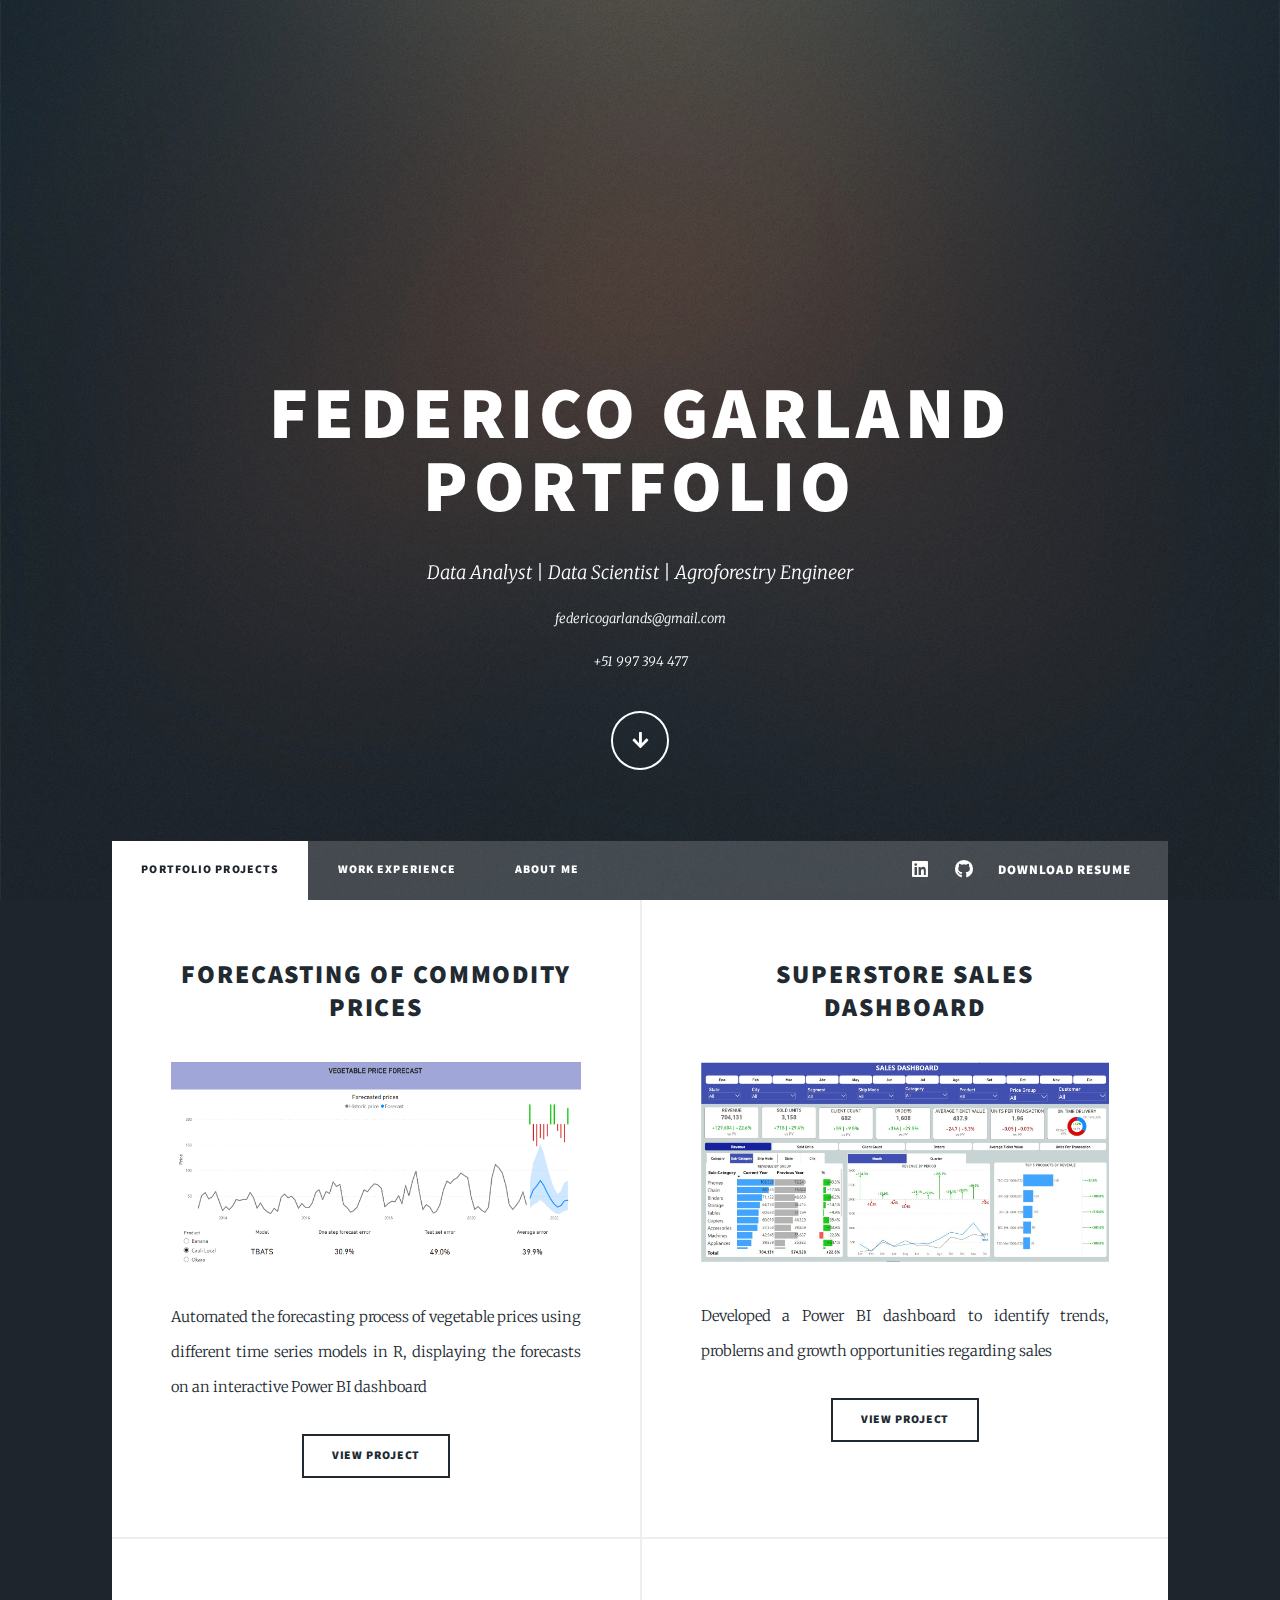
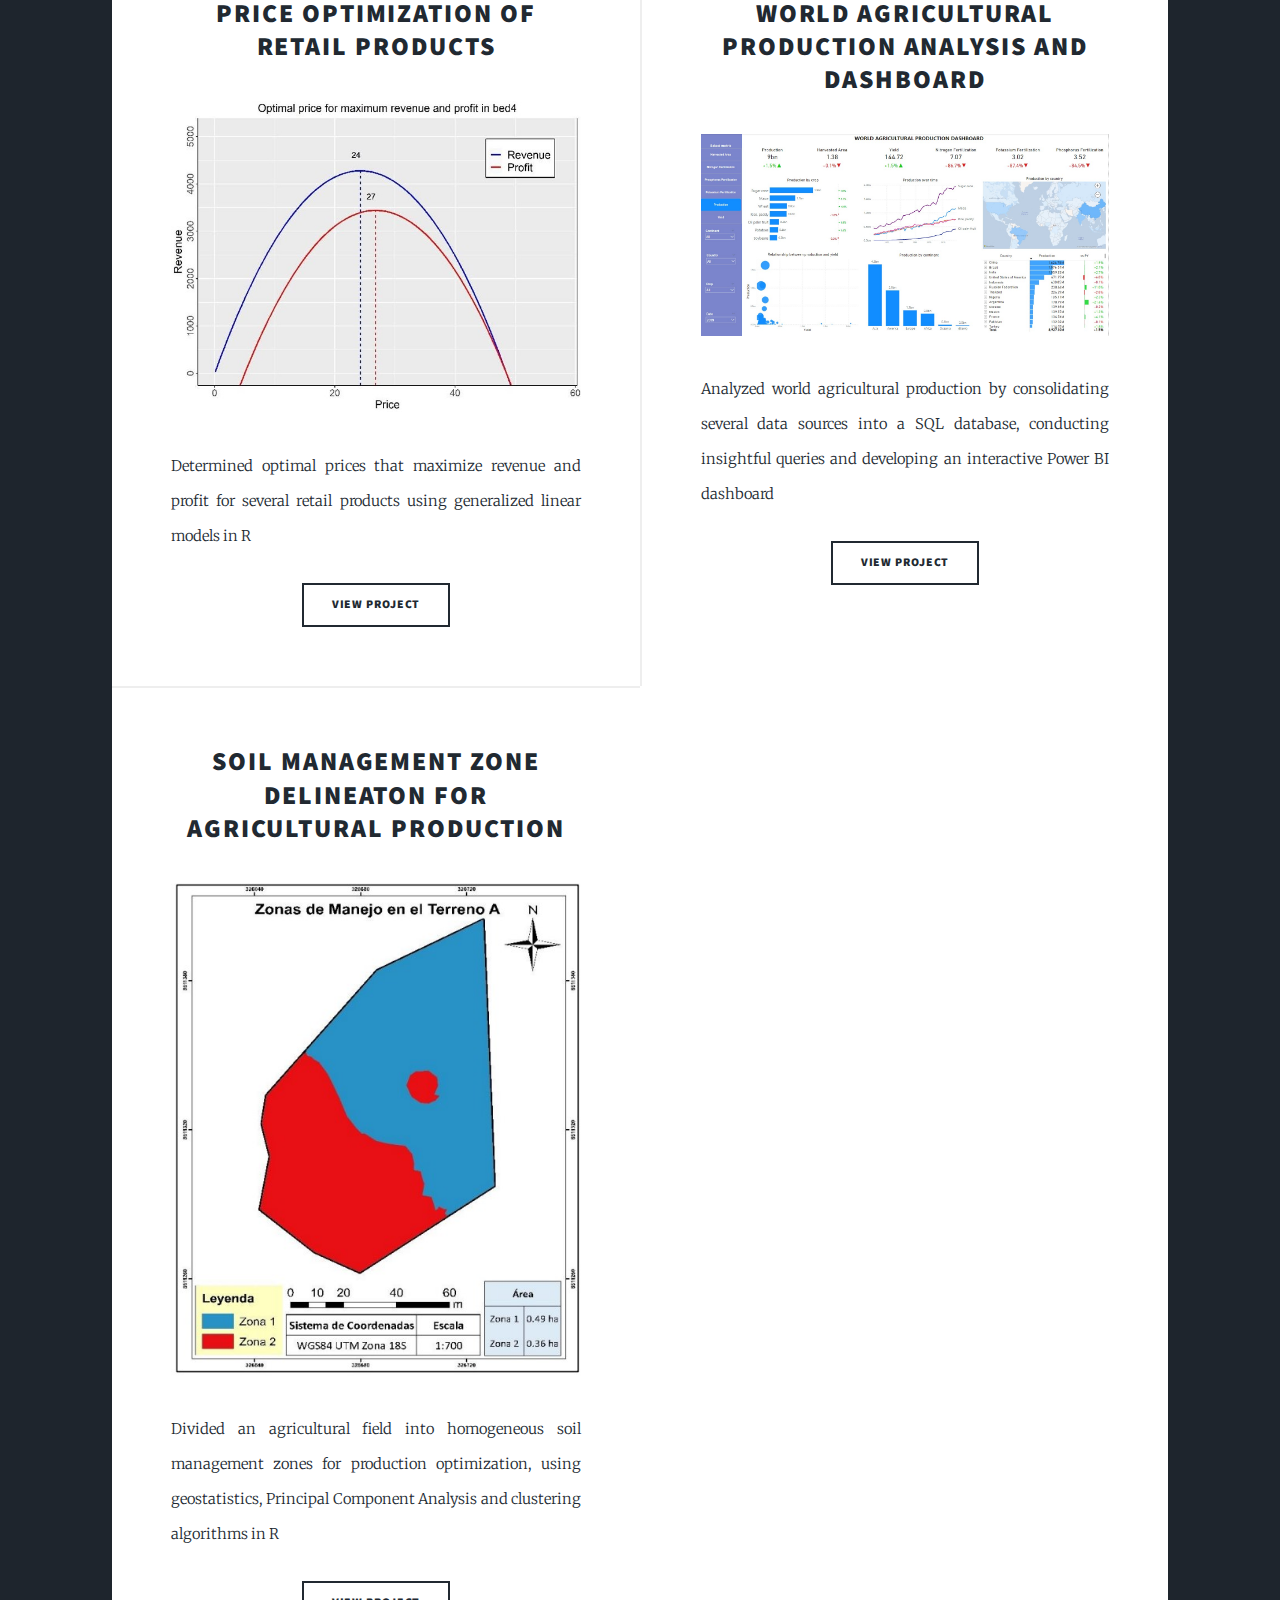
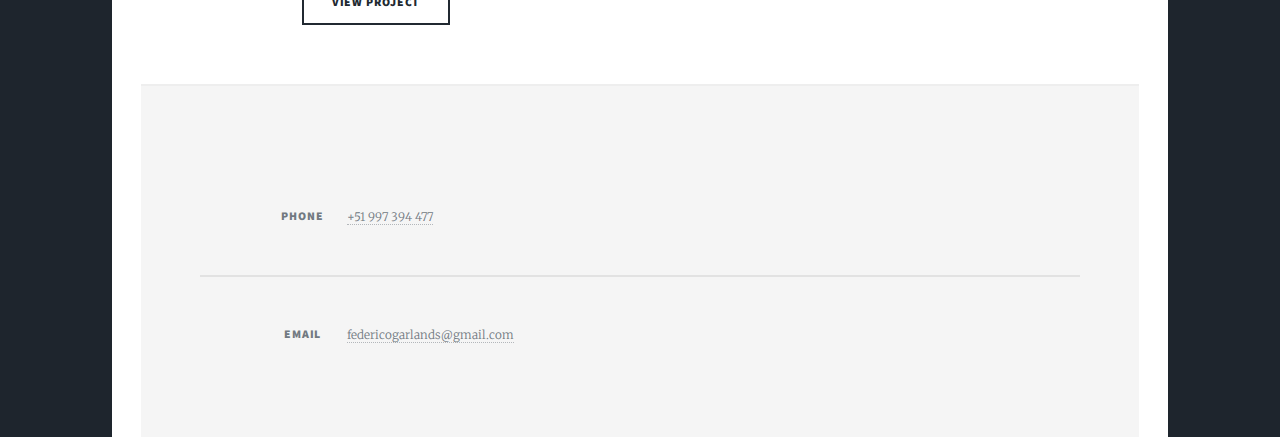
<file: index.html>
<!DOCTYPE HTML>
<!--
	Massively by HTML5 UP
	html5up.net | @ajlkn
	Free for personal and commercial use under the CCA 3.0 license (html5up.net/license)
-->
<html>
	<head>
		<title>Federico Garland Portfolio</title>
		<meta charset="utf-8" />
		<meta name="viewport" content="width=device-width, initial-scale=1, user-scalable=no" />
		<link rel="stylesheet" href="assets/css/main.css" />
		<noscript><link rel="stylesheet" href="assets/css/noscript.css" /></noscript>
	</head>
	<body class="is-preload">

		<!-- Wrapper -->
			<div id="wrapper" class="fade-in">

				<!-- Intro -->
					<div id="intro">
						<h1>Federico Garland Portfolio<br />
						</h1>
						<p>Data Analyst | Data Scientist | Agroforestry Engineer <br />
							<span style="font-size: small;">federicogarlands@gmail.com</span> <br />
							<span style="font-size: small;">+51 997 394 477</span>
						</p>
						<ul class="actions">
							<li><a href="#header" class="button icon solid solo fa-arrow-down scrolly">Continue</a></li>
						</ul>
					</div>

				<!-- Header -->
					<header id="header">
						<a href="index.html" class="logo">Projects</a>
					</header>
				<!-- Nav -->
				<nav id="nav">
					<ul class="links">
						<li class="active"><a href="index.html">Portfolio Projects</a></li>
						<li><a href="elements.html">Work Experience</a></li>
						<li><a href="generic.html">About Me</a></li>

					</ul>
					<ul class="icons">
						<li><a href="https://www.linkedin.com/in/federico-garland" class="icon brands fa-linkedin" target="_blank"><span class="label">LinkedIn</span></a></li>
						<li><a href="https://github.com/FedericoGarlandPortfolio" class="icon brands fa-github" target="_blank"><span class="label">GitHub</span></a></li>	
						<li><a href="assets/Resume - Federico Garland.pdf" class = "custom-button" download="Resume - Federico Garland.pdf">DOWNLOAD RESUME</a></li>

					</ul>
				</nav>

			<!-- Main -->
				<div id="main">

		

						<!-- Posts -->
							<section class="posts">
								<article>
									<header>
								
										<h2><a href="#">Forecasting of commodity prices<br />
										</a></h2>
									</header>
									<a href="#" class="image fit"><img src="images/forecast.png" alt="" /></a>
									<p>Automated the forecasting process of vegetable prices using different time series models in R, displaying the forecasts on an interactive Power BI dashboard</p>
									<ul class="actions special">
										<li><a href="#" class="button">View Project</a></li>
									</ul>
								</article>
								<article>
									<header>
										
										<h2><a href="https://github.com/FedericoGarlandPortfolio/Superstore-Sales-Dashboard-Project">Superstore sales dashboard<br />
										</a></h2>
									</header>
									<a href="https://github.com/FedericoGarlandPortfolio/Superstore-Sales-Dashboard-Project" class="image fit"><img src="images/sales_dashboard.jpg" alt="" /></a>
									<p>Developed a Power BI dashboard to identify trends, problems and growth opportunities regarding sales</p>
									<ul class="actions special">
										<li><a href="https://github.com/FedericoGarlandPortfolio/Superstore-Sales-Dashboard-Project" class="button">View Project</a></li>
									</ul>
								</article>


								<article>
									<header>
										
										<h2><a href="https://github.com/FedericoGarlandPortfolio/Optimal-price-determination">Price optimization of retail products<br />
										</a></h2>
									</header>
									<a href="https://github.com/FedericoGarlandPortfolio/Optimal-price-determination" class="image fit"><img src="images/prices.jpg" alt="" /></a>
									<p>Determined optimal prices that maximize revenue and profit for several retail products using generalized linear models in R</p>
									<ul class="actions special">
										<li><a href="https://github.com/FedericoGarlandPortfolio/Optimal-price-determination" class="button">View Project</a></li>
									</ul>
								</article>
						
								<article>
									<header>
										<h2><a href="https://github.com/FedericoGarlandPortfolio/World-Agricultural-Production-and-Yield-Prediction-Project">World Agricultural Production Analysis and Dashboard<br />
										</a></h2>
									</header>
									<a href="https://github.com/FedericoGarlandPortfolio/World-Agricultural-Production-and-Yield-Prediction-Project" class="image fit"><img src="images/agriculture_dashboard.jpg" alt="" /></a>
									<p>Analyzed world agricultural production by consolidating several data sources into a SQL database, conducting insightful queries and developing an interactive Power BI dashboard</p>
									<ul class="actions special">
										<li><a href="https://github.com/FedericoGarlandPortfolio/World-Agricultural-Production-and-Yield-Prediction-Project" class="button">View Project</a></li>
									</ul>
								</article>
								<article>
									<header>
										
										<h2><a href="https://github.com/FedericoGarlandPortfolio/Precision-Agriculture-MZD-Project">Soil management zone delineaton for agricultural production<br />
										</a></h2>
									</header>
									<a href="https://github.com/FedericoGarlandPortfolio/Precision-Agriculture-MZD-Project" class="image fit"><img src="images/management_zones_image.jpg" alt="" /></a>
									<p>Divided an agricultural field into homogeneous soil management zones for production optimization, using geostatistics, Principal Component Analysis and clustering algorithms in R</p>
									<ul class="actions special">
										<li><a href="https://github.com/FedericoGarlandPortfolio/Precision-Agriculture-MZD-Project" class="button">View Project</a></li>
									</ul>
								</article>
								
							</section>


			<!-- Footer -->
			<footer id="footer">
			
				<section class="split contact">
				
					<section>
						<h3>Phone</h3>
						<p><a href="#">+51 997 394 477</a></p>
					</section>
					<section>
						<h3>Email</h3>
						<p><a href="#">federicogarlands@gmail.com</a></p>
					</section>
					
				</section>
			</footer>

		<!-- Scripts -->
			<script src="assets/js/jquery.min.js"></script>
			<script src="assets/js/jquery.scrollex.min.js"></script>
			<script src="assets/js/jquery.scrolly.min.js"></script>
			<script src="assets/js/browser.min.js"></script>
			<script src="assets/js/breakpoints.min.js"></script>
			<script src="assets/js/util.js"></script>
			<script src="assets/js/main.js"></script>

	</body>
</html>
</file>
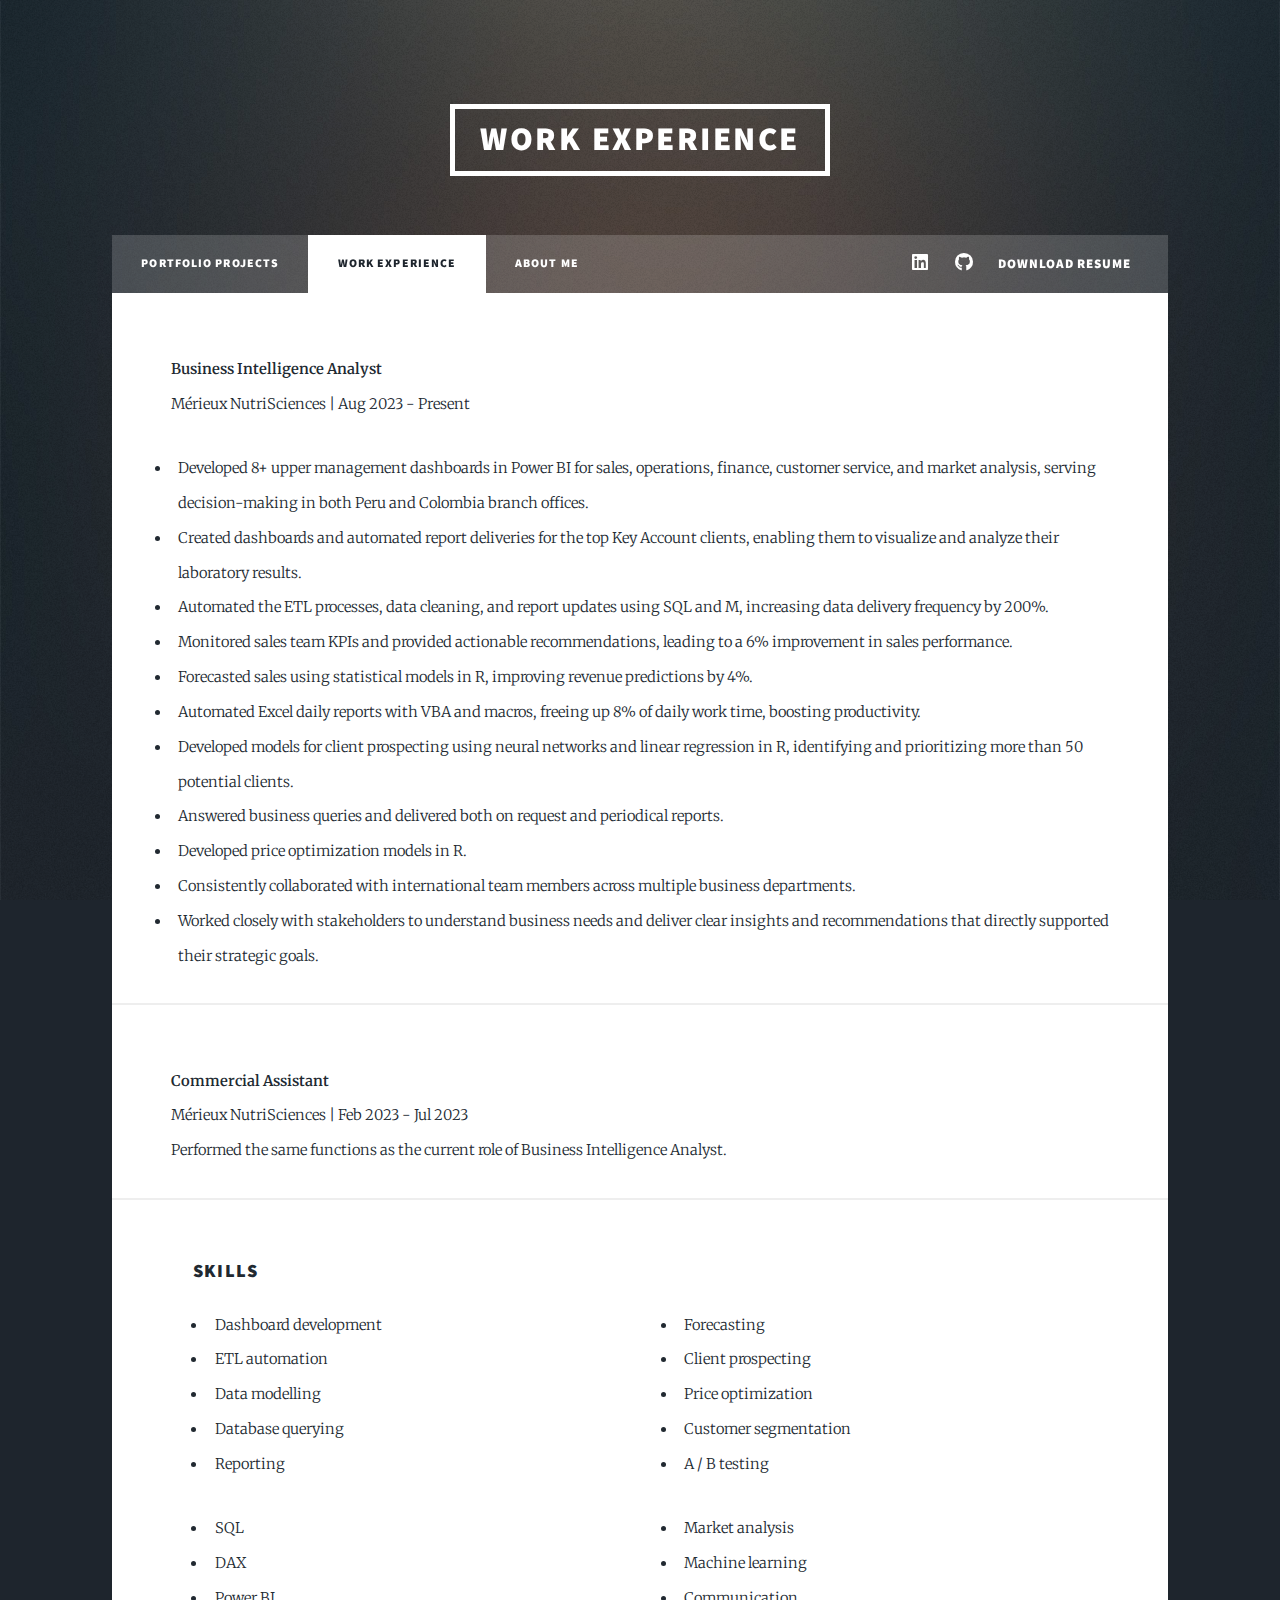
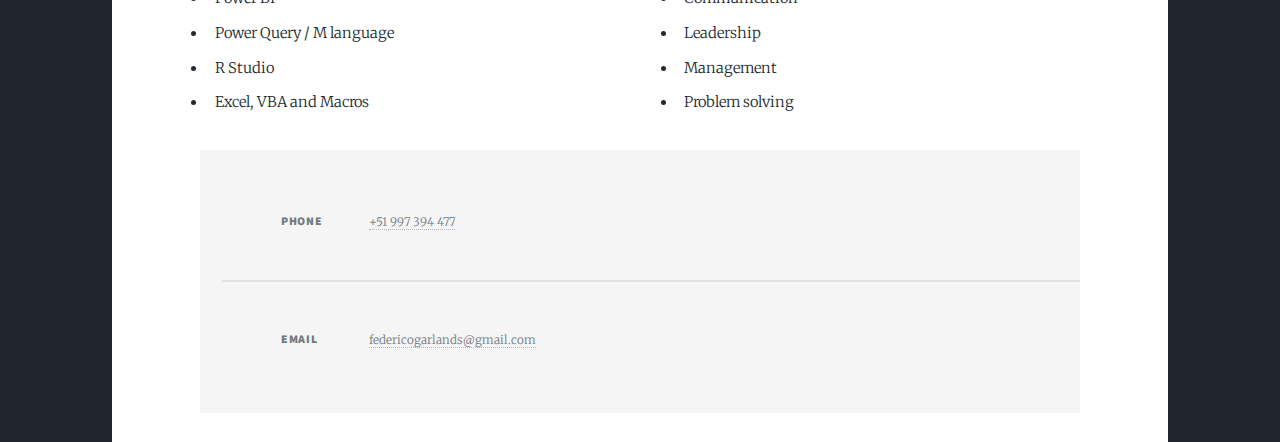
<file: elements.html>
<!DOCTYPE HTML>
<!--
	Massively by HTML5 UP
	html5up.net | @ajlkn
	Free for personal and commercial use under the CCA 3.0 license (html5up.net/license)
-->
<html>
	<head>
		<title>Federico Garland Portfolio</title>
		<meta charset="utf-8" />
		<meta name="viewport" content="width=device-width, initial-scale=1, user-scalable=no" />
		<link rel="stylesheet" href="assets/css/main.css" />
		<link rel="stylesheet" href="style.css">
		<noscript><link rel="stylesheet" href="assets/css/noscript.css" /></noscript>
	</head>
	<body class="is-preload">

		<!-- Wrapper -->
			<div id="wrapper">

				<!-- Header -->
					<header id="header">
						<a href="index.html" class="logo">Work Experience</a>
					</header>

				<!-- Nav -->
					<nav id="nav">
						<ul class="links">
							<li><a href="index.html">Portfolio Projects</a></li>
							<li  class="active"><a href="elements.html">Work Experience</a></li>
							<li><a href="generic.html">About Me</a></li>
						</ul>
						<ul class="icons">
							<li><a href="https://www.linkedin.com/in/federico-garland" class="icon brands fa-linkedin" target="_blank"><span class="label">LinkedIn</span></a></li>
							<li><a href="https://github.com/FedericoGarlandPortfolio" class="icon brands fa-github" target="_blank"><span class="label">GitHub</span></a></li>
							<li><a href="assets/Resume - Federico Garland.pdf" class = "custom-button" download="Resume - Federico Garland.pdf">DOWNLOAD RESUME</a></li>
						</ul>
					</nav>

				<!-- Main -->
					<div id="main">

						<!-- Post
							<section class="post">
								<header class="major">
									<h1>Elements<br />
									Reference</h1>
								</header> -->

								<!-- Text stuff -->
							

									<!-- <p>This is <b>bold</b> and this is <strong>strong</strong>. This is <i>italic</i> and this is <em>emphasized</em>.
									This is <sup>superscript</sup> text and this is <sub>subscript</sub> text.
									This is <u>underlined</u> and this is code: <code>for (;;) { ... }</code>.
									Finally, this is a <a href="#">link</a>.</p> -->

									<p>
										<b>Business Intelligence Analyst</b> <br>
										Mérieux NutriSciences | Aug 2023 - Present
										<ul style="margin-top: 0; padding-top: 0;">
											<li>Developed 8+ upper management dashboards in Power BI for sales, operations, finance, customer service, and market analysis, serving decision-making in both Peru and Colombia branch offices.</li>
											<li>Created dashboards and automated report deliveries for the top Key Account clients, enabling them to visualize and analyze their laboratory results.</li>
											<li>Automated the ETL processes, data cleaning, and report updates using SQL and M, increasing data delivery frequency by 200%.</li>
											<li>Monitored sales team KPIs and provided actionable recommendations, leading to a 6% improvement in sales performance.</li>
											<li>Forecasted sales using statistical models in R, improving revenue predictions by 4%.</li>
											<li>Automated Excel daily reports with VBA and macros, freeing up 8% of daily work time, boosting productivity.</li>
											<li>Developed models for client prospecting using neural networks and linear regression in R, identifying and prioritizing more than 50 potential clients.</li>
											<li>Answered business queries and delivered both on request and periodical reports.</li>
											<li>Developed price optimization models in R.</li>
											<li>Consistently collaborated with international team members across multiple business departments.</li>
											<li>Worked closely with stakeholders to understand business needs and deliver clear insights and recommendations that directly supported their strategic goals.</li>
										</ul>
									

										<p> <b>Commercial Assistant</b> </br>
											Mérieux NutriSciences | Feb 2023 - Jul 2023 </br>
											Performed the same functions as the current role of Business Intelligence Analyst.</p>
									

							
									<div class="row">
										<div class="col-6 col-12-small">

											<h3>Skills</h3>
											<ul>
												<li>Dashboard development</li>
												<li>ETL automation</li>
												<li>Data modelling</li>
												<li>Database querying</li>
												<li>Reporting</li>
											</ul>

											<ul>
												<li>SQL</li>
												<li>DAX</li>
												<li>Power BI</li>
												<li>Power Query / M language</li>
												<li>R Studio</li>
												<li>Excel, VBA and Macros</li>
											</ul>

										</div>
										<div class="col-6 col-12-small">
											<h3 style="color: white;">Skills</h3>
											<ul>
												<li>Forecasting</li>
												<li>Client prospecting</li>
												<li>Price optimization</li>
												<li>Customer segmentation</li>
												<li>A / B testing</li>
											</ul>

											<ul>
												<li>Market analysis</li>
												<li>Machine learning</li>
												<li>Communication</li>
												<li>Leadership</li>
												<li>Management</li>
												<li>Problem solving</li>
											</ul>
											</div>

										
















				<!-- Footer -->
					<footer id="footer">
			
						<section class="split contact">
						
							<section>
								<h3>Phone</h3>
								<p><a href="#">+51 997 394 477</a></p>
							</section>
							<section>
								<h3>Email</h3>
								<p><a href="#">federicogarlands@gmail.com</a></p>
							</section>
							
						</section>
					</footer>

			

		<!-- Scripts -->
			<script src="assets/js/jquery.min.js"></script>
			<script src="assets/js/jquery.scrollex.min.js"></script>
			<script src="assets/js/jquery.scrolly.min.js"></script>
			<script src="assets/js/browser.min.js"></script>
			<script src="assets/js/breakpoints.min.js"></script>
			<script src="assets/js/util.js"></script>
			<script src="assets/js/main.js"></script>

	</body>
</html>
</file>
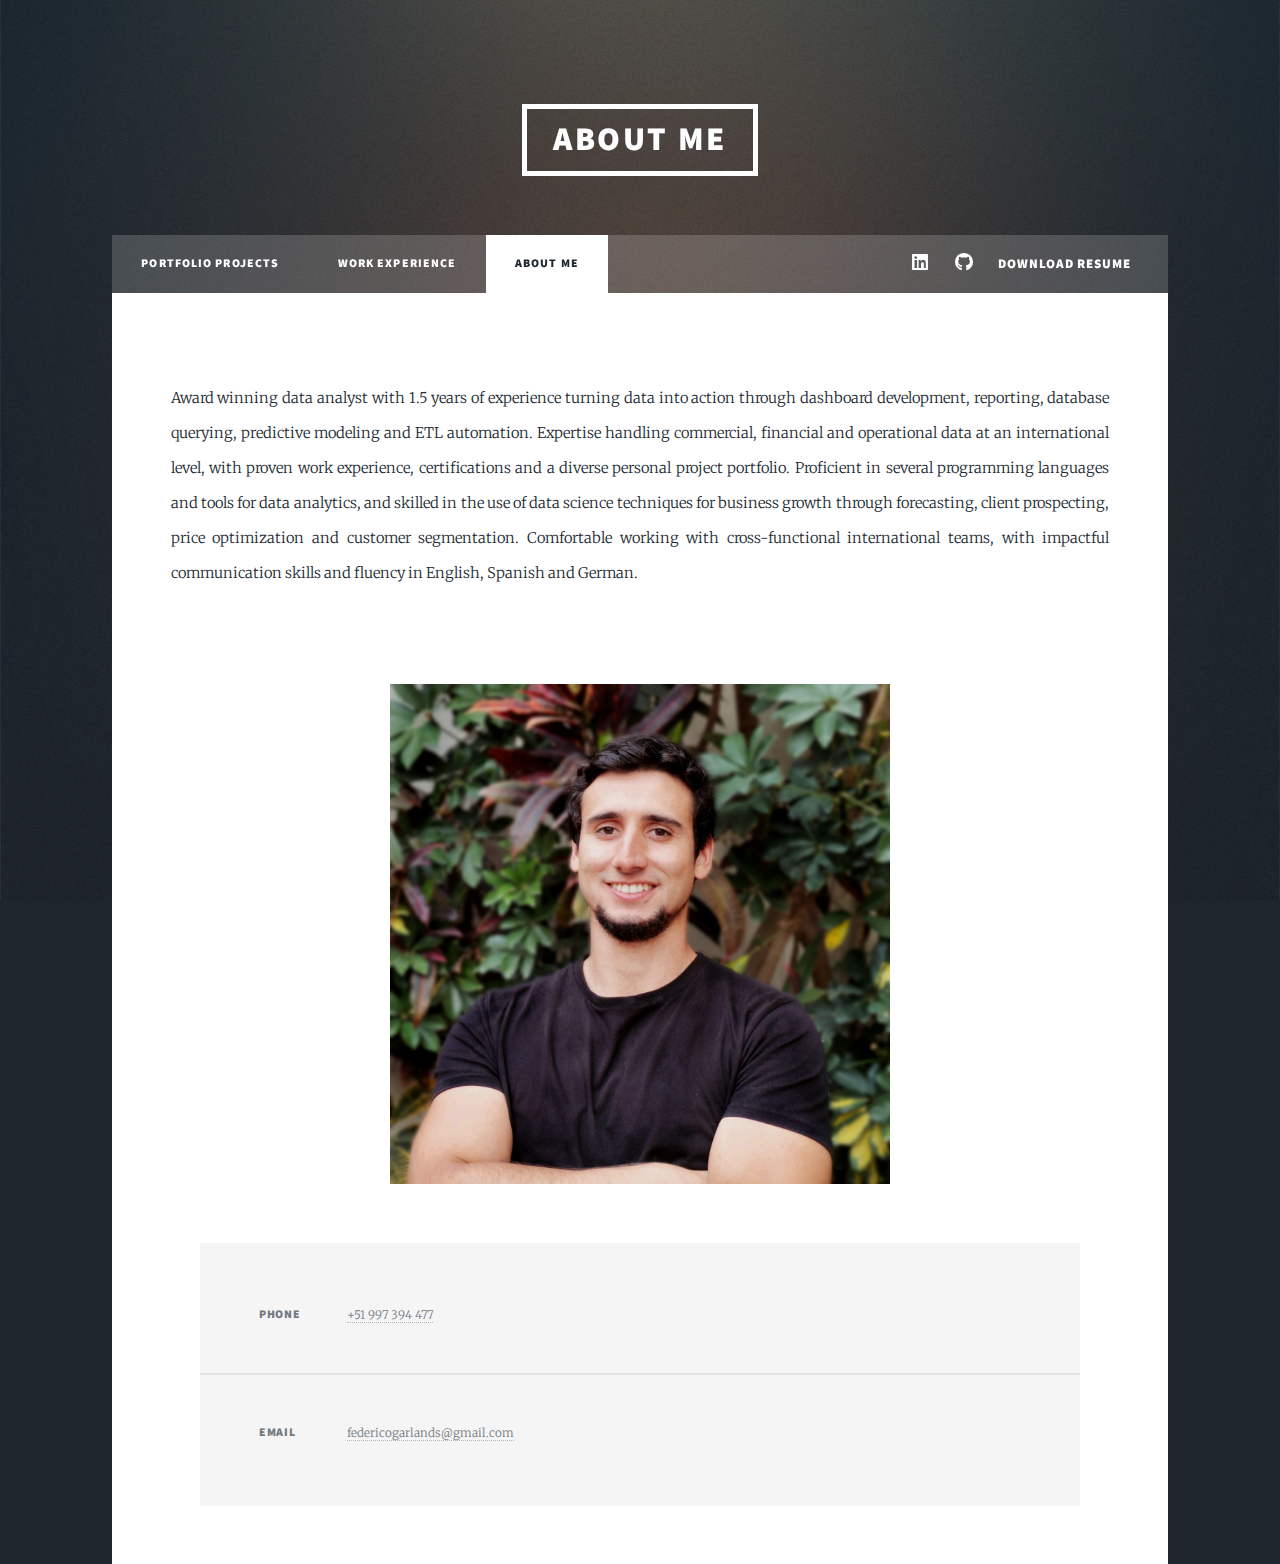
<file: generic.html>
<!DOCTYPE HTML>
<!--
	Massively by HTML5 UP
	html5up.net | @ajlkn
	Free for personal and commercial use under the CCA 3.0 license (html5up.net/license)
-->
<html>
	<head>
		<title>Federico Garland Portfolio</title>
		<meta charset="utf-8" />
		<meta name="viewport" content="width=device-width, initial-scale=1, user-scalable=no" />
		<link rel="stylesheet" href="assets/css/main.css" />
		<noscript><link rel="stylesheet" href="assets/css/noscript.css" /></noscript>
	</head>
	<body class="is-preload">

		<!-- Wrapper -->
		<div id="wrapper" class="fade-in">

				<!-- Header -->
					<header id="header">
						<a href="index.html" class="logo">About Me</a>
					</header>

				<!-- Nav -->
					<nav id="nav">
						<ul class="links">
							<li><a href="index.html">Portfolio Projects</a></li>
							<li><a href="elements.html">Work Experience</a></li>
							<li class="active"><a href="generic.html">About Me</a></li>
						</ul>
						<ul class="icons">
							<li><a href="https://www.linkedin.com/in/federico-garland" class="icon brands fa-linkedin" target="_blank"><span class="label">LinkedIn</span></a></li>
							<li><a href="https://github.com/FedericoGarlandPortfolio" class="icon brands fa-github" target="_blank"><span class="label">GitHub</span></a></li>
							<li><a href="assets/Resume - Federico Garland.pdf" class = "custom-button" download="Resume - Federico Garland.pdf">DOWNLOAD RESUME</a></li>
						</ul>
					</nav>

				<!-- Main -->
					<div id="main">

						<!-- Post -->
							<section class="post">
								
									<p>Award winning data analyst with 1.5 years of experience turning data into action through dashboard development, reporting, database querying, predictive modeling and ETL automation. Expertise handling commercial, financial and operational data at an international level, with proven work experience, certifications and a diverse personal project portfolio. Proficient in several programming languages and tools for data analytics, and skilled in the use of data science techniques for business growth through forecasting, client prospecting, price optimization and customer segmentation. Comfortable working with cross-functional international teams, with impactful communication skills and fluency in English, Spanish and German. <br />
									<br />
									</p>
					
						

					<div class="image main" style="display: flex; justify-content: center;">
						<img src="images/linkedin-image.jfif" alt="" style="width: 500px; height: 500px;" />
					</div>
					

		<!-- Footer -->
		<footer id="footer">
			
			<section class="split contact">
			
				<section>
					<h3>Phone</h3>
					<p><a href="#">+51 997 394 477</a></p>
				</section>
				<section>
					<h3>Email</h3>
					<p><a href="#">federicogarlands@gmail.com</a></p>
				</section>
				
			</section>
		</footer>				

		<!-- Scripts -->
			<script src="assets/js/jquery.min.js"></script>
			<script src="assets/js/jquery.scrollex.min.js"></script>
			<script src="assets/js/jquery.scrolly.min.js"></script>
			<script src="assets/js/browser.min.js"></script>
			<script src="assets/js/breakpoints.min.js"></script>
			<script src="assets/js/util.js"></script>
			<script src="assets/js/main.js"></script>

	</body>
</html>
</file>
<file: style.css>
no-line {
    margin: 0; /* Removes all margins around the <ul> */
    padding: 0; /* Removes all padding around the <ul> */
    list-style-position: inside; /* Ensures the bullets are inside the <ul> without extra spacing */
}

no-line li {
    margin-bottom: 5px; /* Optional: Adds some space between the list items for readability */
}
</file>
<file: assets/css/main.css>
@import url(fontawesome-all.min.css);
@import url("https://fonts.googleapis.com/css?family=Merriweather:300,700,300italic,700italic|Source+Sans+Pro:900");

/*
	Massively by HTML5 UP
	html5up.net | @ajlkn
	Free for personal and commercial use under the CCA 3.0 license (html5up.net/license)
*/

html, body, div, span, applet, object,
iframe, h1, h2, h3, h4, h5, h6, p, blockquote,
pre, a, abbr, acronym, address, big, cite,
code, del, dfn, em, img, ins, kbd, q, s, samp,
small, strike, strong, sub, sup, tt, var, b,
u, i, center, dl, dt, dd, ol, ul, li, fieldset,
form, label, legend, table, caption, tbody,
tfoot, thead, tr, th, td, article, aside,
canvas, details, embed, figure, figcaption,
footer, header, hgroup, menu, nav, output, ruby,
section, summary, time, mark, audio, video {
	margin: 0;
	padding: 0;
	border: 0;
	font-size: 100%;
	font: inherit;
	vertical-align: baseline;}

article, aside, details, figcaption, figure,
footer, header, hgroup, menu, nav, section {
	display: block;}

body {
	line-height: 1;
}

ol, ul {
	list-style: none;
}

blockquote, q {
	quotes: none;
}

	blockquote:before, blockquote:after, q:before, q:after {
		content: '';
		content: none;
	}

table {
	border-collapse: collapse;
	border-spacing: 0;
}

body {
	-webkit-text-size-adjust: none;
}

mark {
	background-color: transparent;
	color: inherit;
}

input::-moz-focus-inner {
	border: 0;
	padding: 0;
}

input, select, textarea {
	-moz-appearance: none;
	-webkit-appearance: none;
	-ms-appearance: none;
	appearance: none;
}

/* Basic */

	@-ms-viewport {
		width: device-width;
	}

	body {
		-ms-overflow-style: scrollbar;
	}

	@media screen and (max-width: 480px) {

		html, body {
			min-width: 320px;
		}

	}

	html {
		box-sizing: border-box;
	}

	*, *:before, *:after {
		box-sizing: inherit;
	}

	body {
		background-color: #1e252d;
	}

		body.is-preload *, body.is-preload *:before, body.is-preload *:after {
			-moz-animation: none !important;
			-webkit-animation: none !important;
			-ms-animation: none !important;
			animation: none !important;
			-moz-transition: none !important;
			-webkit-transition: none !important;
			-ms-transition: none !important;
			transition: none !important;
		}

/* Type */

	html {
		font-size: 16pt;
	}

		@media screen and (max-width: 1680px) {

			html {
				font-size: 12pt;
			}

		}

		@media screen and (max-width: 1280px) {

			html {
				font-size: 11pt;
			}

		}

		@media screen and (max-width: 360px) {

			html {
				font-size: 10pt;
			}

		}

	body {
		color: #212931;
	}

	body, input, select, textarea {
		font-family: "Merriweather", Georgia, serif;
		font-weight: 300;
		font-size: 1rem;
		line-height: 2.375;
	}

	a {
		-moz-transition: color 0.2s ease-in-out, background-color 0.2s ease-in-out, border-color 0.2s ease-in-out, box-shadow 0.2s ease-in-out;
		-webkit-transition: color 0.2s ease-in-out, background-color 0.2s ease-in-out, border-color 0.2s ease-in-out, box-shadow 0.2s ease-in-out;
		-ms-transition: color 0.2s ease-in-out, background-color 0.2s ease-in-out, border-color 0.2s ease-in-out, box-shadow 0.2s ease-in-out;
		transition: color 0.2s ease-in-out, background-color 0.2s ease-in-out, border-color 0.2s ease-in-out, box-shadow 0.2s ease-in-out;
		border-bottom: dotted 1px;
		text-decoration: none;
	}

		a:hover {
			border-bottom-color: transparent;
		}

	strong, b {
		font-weight: 600;
	}

	em, i {
		font-style: italic;
	}

	p {
		text-align: justify;
		margin: 0 0 2rem 0;
	}

	h1, h2, h3, h4, h5, h6 {
		font-family: "Source Sans Pro", Helvetica, sans-serif;
		font-weight: 900;
		line-height: 1.5;
		letter-spacing: 0.075em;
		text-transform: uppercase;
		margin: 0 0 1rem 0;
	}

		h1 a, h2 a, h3 a, h4 a, h5 a, h6 a {
			border-bottom: 0;
			color: inherit;
			text-decoration: none;
		}

	h1 {
		font-size: 4rem;
		line-height: 1.1;
		margin: 0 0 2rem 0;
	}

	h2 {
		font-size: 1.75rem;
		line-height: 1.3;
		margin: 0 0 1.5rem 0;
	}

	h3 {
		font-size: 1.25rem;
		margin: 0 0 1.5rem 0;
	}

	h4 {
		font-size: 1rem;
	}

	h5 {
		font-size: 0.9rem;
	}

	h6 {
		font-size: 0.8rem;
	}

	sub {
		font-size: 0.8rem;
		position: relative;
		top: 0.5rem;
	}

	sup {
		font-size: 0.8rem;
		position: relative;
		top: -0.5rem;
	}

	blockquote {
		border-left: solid 4px;
		font-style: italic;
		margin: 0 0 2rem 0;
		padding: 0.5rem 0 0.5rem 2rem;
	}

	code {
		border: solid 2px;
		font-family: "Courier New", monospace;
		font-size: 0.9rem;
		margin: 0 0.25rem;
		padding: 0.25rem 0.65rem;
	}

	pre {
		-webkit-overflow-scrolling: touch;
		font-family: "Courier New", monospace;
		font-size: 0.9rem;
		margin: 0 0 2rem 0;
	}

		pre code {
			display: block;
			line-height: 1.75;
			padding: 1rem 1.5rem;
			overflow-x: auto;
		}

	hr {
		border: 0;
		border-bottom: solid 2px;
		margin: 3rem 0;
	}

		hr.major {
			margin: 5rem 0;
		}

	.align-left {
		text-align: left;
	}

	.align-center {
		text-align: center;
	}

	.align-right {
		text-align: right;
	}

	input, select, textarea {
		color: #212931;
	}

	a {
		color: #212931;
		border-bottom-color: rgba(33, 41, 49, 0.5);
	}

		a:hover {
			border-bottom-color: transparent;
			color: #18bfef !important;
		}

	strong, b {
		color: #212931;
	}

	h1, h2, h3, h4, h5, h6 {
		color: #212931;
	}

	blockquote {
		border-left-color: #eeeeee;
	}

	code {
		background: rgba(220, 220, 220, 0.25);
		border-color: #eeeeee;
	}

	hr {
		border-bottom-color: #eeeeee;
	}

/* Row */

	.row {
		display: flex;
		flex-wrap: wrap;
		box-sizing: border-box;
		align-items: stretch;
	}

		.row > * {
			box-sizing: border-box;
		}

		.row.gtr-uniform > * > :last-child {
			margin-bottom: 0;
		}

		.row.aln-left {
			justify-content: flex-start;
		}

		.row.aln-center {
			justify-content: center;
		}

		.row.aln-right {
			justify-content: flex-end;
		}

		.row.aln-top {
			align-items: flex-start;
		}

		.row.aln-middle {
			align-items: center;
		}

		.row.aln-bottom {
			align-items: flex-end;
		}

		.row > .imp {
			order: -1;
		}

		.row > .col-1 {
			width: 8.33333%;
		}

		.row > .off-1 {
			margin-left: 8.33333%;
		}

		.row > .col-2 {
			width: 16.66667%;
		}

		.row > .off-2 {
			margin-left: 16.66667%;
		}

		.row > .col-3 {
			width: 25%;
		}

		.row > .off-3 {
			margin-left: 25%;
		}

		.row > .col-4 {
			width: 33.33333%;
		}

		.row > .off-4 {
			margin-left: 33.33333%;
		}

		.row > .col-5 {
			width: 41.66667%;
		}

		.row > .off-5 {
			margin-left: 41.66667%;
		}

		.row > .col-6 {
			width: 50%;
		}

		.row > .off-6 {
			margin-left: 50%;
		}

		.row > .col-7 {
			width: 58.33333%;
		}

		.row > .off-7 {
			margin-left: 58.33333%;
		}

		.row > .col-8 {
			width: 66.66667%;
		}

		.row > .off-8 {
			margin-left: 66.66667%;
		}

		.row > .col-9 {
			width: 75%;
		}

		.row > .off-9 {
			margin-left: 75%;
		}

		.row > .col-10 {
			width: 83.33333%;
		}

		.row > .off-10 {
			margin-left: 83.33333%;
		}

		.row > .col-11 {
			width: 91.66667%;
		}

		.row > .off-11 {
			margin-left: 91.66667%;
		}

		.row > .col-12 {
			width: 100%;
		}

		.row > .off-12 {
			margin-left: 100%;
		}

		.row.gtr-0 {
			margin-top: 0;
			margin-left: 0rem;
		}

			.row.gtr-0 > * {
				padding: 0 0 0 0rem;
			}

			.row.gtr-0.gtr-uniform {
				margin-top: 0rem;
			}

				.row.gtr-0.gtr-uniform > * {
					padding-top: 0rem;
				}

		.row.gtr-25 {
			margin-top: 0;
			margin-left: -0.375rem;
		}

			.row.gtr-25 > * {
				padding: 0 0 0 0.375rem;
			}

			.row.gtr-25.gtr-uniform {
				margin-top: -0.375rem;
			}

				.row.gtr-25.gtr-uniform > * {
					padding-top: 0.375rem;
				}

		.row.gtr-50 {
			margin-top: 0;
			margin-left: -0.75rem;
		}

			.row.gtr-50 > * {
				padding: 0 0 0 0.75rem;
			}

			.row.gtr-50.gtr-uniform {
				margin-top: -0.75rem;
			}

				.row.gtr-50.gtr-uniform > * {
					padding-top: 0.75rem;
				}

		.row {
			margin-top: 0;
			margin-left: -1.5rem;
		}

			.row > * {
				padding: 0 0 0 1.5rem;
			}

			.row.gtr-uniform {
				margin-top: -1.5rem;
			}

				.row.gtr-uniform > * {
					padding-top: 1.5rem;
				}

		.row.gtr-150 {
			margin-top: 0;
			margin-left: -2.25rem;
		}

			.row.gtr-150 > * {
				padding: 0 0 0 2.25rem;
			}

			.row.gtr-150.gtr-uniform {
				margin-top: -2.25rem;
			}

				.row.gtr-150.gtr-uniform > * {
					padding-top: 2.25rem;
				}

		.row.gtr-200 {
			margin-top: 0;
			margin-left: -3rem;
		}

			.row.gtr-200 > * {
				padding: 0 0 0 3rem;
			}

			.row.gtr-200.gtr-uniform {
				margin-top: -3rem;
			}

				.row.gtr-200.gtr-uniform > * {
					padding-top: 3rem;
				}

		@media screen and (max-width: 1680px) {

			.row {
				display: flex;
				flex-wrap: wrap;
				box-sizing: border-box;
				align-items: stretch;
			}

				.row > * {
					box-sizing: border-box;
				}

				.row.gtr-uniform > * > :last-child {
					margin-bottom: 0;
				}

				.row.aln-left {
					justify-content: flex-start;
				}

				.row.aln-center {
					justify-content: center;
				}

				.row.aln-right {
					justify-content: flex-end;
				}

				.row.aln-top {
					align-items: flex-start;
				}

				.row.aln-middle {
					align-items: center;
				}

				.row.aln-bottom {
					align-items: flex-end;
				}

				.row > .imp-xlarge {
					order: -1;
				}

				.row > .col-1-xlarge {
					width: 8.33333%;
				}

				.row > .off-1-xlarge {
					margin-left: 8.33333%;
				}

				.row > .col-2-xlarge {
					width: 16.66667%;
				}

				.row > .off-2-xlarge {
					margin-left: 16.66667%;
				}

				.row > .col-3-xlarge {
					width: 25%;
				}

				.row > .off-3-xlarge {
					margin-left: 25%;
				}

				.row > .col-4-xlarge {
					width: 33.33333%;
				}

				.row > .off-4-xlarge {
					margin-left: 33.33333%;
				}

				.row > .col-5-xlarge {
					width: 41.66667%;
				}

				.row > .off-5-xlarge {
					margin-left: 41.66667%;
				}

				.row > .col-6-xlarge {
					width: 50%;
				}

				.row > .off-6-xlarge {
					margin-left: 50%;
				}

				.row > .col-7-xlarge {
					width: 58.33333%;
				}

				.row > .off-7-xlarge {
					margin-left: 58.33333%;
				}

				.row > .col-8-xlarge {
					width: 66.66667%;
				}

				.row > .off-8-xlarge {
					margin-left: 66.66667%;
				}

				.row > .col-9-xlarge {
					width: 75%;
				}

				.row > .off-9-xlarge {
					margin-left: 75%;
				}

				.row > .col-10-xlarge {
					width: 83.33333%;
				}

				.row > .off-10-xlarge {
					margin-left: 83.33333%;
				}

				.row > .col-11-xlarge {
					width: 91.66667%;
				}

				.row > .off-11-xlarge {
					margin-left: 91.66667%;
				}

				.row > .col-12-xlarge {
					width: 100%;
				}

				.row > .off-12-xlarge {
					margin-left: 100%;
				}

				.row.gtr-0 {
					margin-top: 0;
					margin-left: 0rem;
				}

					.row.gtr-0 > * {
						padding: 0 0 0 0rem;
					}

					.row.gtr-0.gtr-uniform {
						margin-top: 0rem;
					}

						.row.gtr-0.gtr-uniform > * {
							padding-top: 0rem;
						}

				.row.gtr-25 {
					margin-top: 0;
					margin-left: -0.375rem;
				}

					.row.gtr-25 > * {
						padding: 0 0 0 0.375rem;
					}

					.row.gtr-25.gtr-uniform {
						margin-top: -0.375rem;
					}

						.row.gtr-25.gtr-uniform > * {
							padding-top: 0.375rem;
						}

				.row.gtr-50 {
					margin-top: 0;
					margin-left: -0.75rem;
				}

					.row.gtr-50 > * {
						padding: 0 0 0 0.75rem;
					}

					.row.gtr-50.gtr-uniform {
						margin-top: -0.75rem;
					}

						.row.gtr-50.gtr-uniform > * {
							padding-top: 0.75rem;
						}

				.row {
					margin-top: 0;
					margin-left: -1.5rem;
				}

					.row > * {
						padding: 0 0 0 1.5rem;
					}

					.row.gtr-uniform {
						margin-top: -1.5rem;
					}

						.row.gtr-uniform > * {
							padding-top: 1.5rem;
						}

				.row.gtr-150 {
					margin-top: 0;
					margin-left: -2.25rem;
				}

					.row.gtr-150 > * {
						padding: 0 0 0 2.25rem;
					}

					.row.gtr-150.gtr-uniform {
						margin-top: -2.25rem;
					}

						.row.gtr-150.gtr-uniform > * {
							padding-top: 2.25rem;
						}

				.row.gtr-200 {
					margin-top: 0;
					margin-left: -3rem;
				}

					.row.gtr-200 > * {
						padding: 0 0 0 3rem;
					}

					.row.gtr-200.gtr-uniform {
						margin-top: -3rem;
					}

						.row.gtr-200.gtr-uniform > * {
							padding-top: 3rem;
						}

		}

		@media screen and (max-width: 1280px) {

			.row {
				display: flex;
				flex-wrap: wrap;
				box-sizing: border-box;
				align-items: stretch;
			}

				.row > * {
					box-sizing: border-box;
				}

				.row.gtr-uniform > * > :last-child {
					margin-bottom: 0;
				}

				.row.aln-left {
					justify-content: flex-start;
				}

				.row.aln-center {
					justify-content: center;
				}

				.row.aln-right {
					justify-content: flex-end;
				}

				.row.aln-top {
					align-items: flex-start;
				}

				.row.aln-middle {
					align-items: center;
				}

				.row.aln-bottom {
					align-items: flex-end;
				}

				.row > .imp-large {
					order: -1;
				}

				.row > .col-1-large {
					width: 8.33333%;
				}

				.row > .off-1-large {
					margin-left: 8.33333%;
				}

				.row > .col-2-large {
					width: 16.66667%;
				}

				.row > .off-2-large {
					margin-left: 16.66667%;
				}

				.row > .col-3-large {
					width: 25%;
				}

				.row > .off-3-large {
					margin-left: 25%;
				}

				.row > .col-4-large {
					width: 33.33333%;
				}

				.row > .off-4-large {
					margin-left: 33.33333%;
				}

				.row > .col-5-large {
					width: 41.66667%;
				}

				.row > .off-5-large {
					margin-left: 41.66667%;
				}

				.row > .col-6-large {
					width: 50%;
				}

				.row > .off-6-large {
					margin-left: 50%;
				}

				.row > .col-7-large {
					width: 58.33333%;
				}

				.row > .off-7-large {
					margin-left: 58.33333%;
				}

				.row > .col-8-large {
					width: 66.66667%;
				}

				.row > .off-8-large {
					margin-left: 66.66667%;
				}

				.row > .col-9-large {
					width: 75%;
				}

				.row > .off-9-large {
					margin-left: 75%;
				}

				.row > .col-10-large {
					width: 83.33333%;
				}

				.row > .off-10-large {
					margin-left: 83.33333%;
				}

				.row > .col-11-large {
					width: 91.66667%;
				}

				.row > .off-11-large {
					margin-left: 91.66667%;
				}

				.row > .col-12-large {
					width: 100%;
				}

				.row > .off-12-large {
					margin-left: 100%;
				}

				.row.gtr-0 {
					margin-top: 0;
					margin-left: 0rem;
				}

					.row.gtr-0 > * {
						padding: 0 0 0 0rem;
					}

					.row.gtr-0.gtr-uniform {
						margin-top: 0rem;
					}

						.row.gtr-0.gtr-uniform > * {
							padding-top: 0rem;
						}

				.row.gtr-25 {
					margin-top: 0;
					margin-left: -0.375rem;
				}

					.row.gtr-25 > * {
						padding: 0 0 0 0.375rem;
					}

					.row.gtr-25.gtr-uniform {
						margin-top: -0.375rem;
					}

						.row.gtr-25.gtr-uniform > * {
							padding-top: 0.375rem;
						}

				.row.gtr-50 {
					margin-top: 0;
					margin-left: -0.75rem;
				}

					.row.gtr-50 > * {
						padding: 0 0 0 0.75rem;
					}

					.row.gtr-50.gtr-uniform {
						margin-top: -0.75rem;
					}

						.row.gtr-50.gtr-uniform > * {
							padding-top: 0.75rem;
						}

				.row {
					margin-top: 0;
					margin-left: -1.5rem;
				}

					.row > * {
						padding: 0 0 0 1.5rem;
					}

					.row.gtr-uniform {
						margin-top: -1.5rem;
					}

						.row.gtr-uniform > * {
							padding-top: 1.5rem;
						}

				.row.gtr-150 {
					margin-top: 0;
					margin-left: -2.25rem;
				}

					.row.gtr-150 > * {
						padding: 0 0 0 2.25rem;
					}

					.row.gtr-150.gtr-uniform {
						margin-top: -2.25rem;
					}

						.row.gtr-150.gtr-uniform > * {
							padding-top: 2.25rem;
						}

				.row.gtr-200 {
					margin-top: 0;
					margin-left: -3rem;
				}

					.row.gtr-200 > * {
						padding: 0 0 0 3rem;
					}

					.row.gtr-200.gtr-uniform {
						margin-top: -3rem;
					}

						.row.gtr-200.gtr-uniform > * {
							padding-top: 3rem;
						}

		}

		@media screen and (max-width: 980px) {

			.row {
				display: flex;
				flex-wrap: wrap;
				box-sizing: border-box;
				align-items: stretch;
			}

				.row > * {
					box-sizing: border-box;
				}

				.row.gtr-uniform > * > :last-child {
					margin-bottom: 0;
				}

				.row.aln-left {
					justify-content: flex-start;
				}

				.row.aln-center {
					justify-content: center;
				}

				.row.aln-right {
					justify-content: flex-end;
				}

				.row.aln-top {
					align-items: flex-start;
				}

				.row.aln-middle {
					align-items: center;
				}

				.row.aln-bottom {
					align-items: flex-end;
				}

				.row > .imp-medium {
					order: -1;
				}

				.row > .col-1-medium {
					width: 8.33333%;
				}

				.row > .off-1-medium {
					margin-left: 8.33333%;
				}

				.row > .col-2-medium {
					width: 16.66667%;
				}

				.row > .off-2-medium {
					margin-left: 16.66667%;
				}

				.row > .col-3-medium {
					width: 25%;
				}

				.row > .off-3-medium {
					margin-left: 25%;
				}

				.row > .col-4-medium {
					width: 33.33333%;
				}

				.row > .off-4-medium {
					margin-left: 33.33333%;
				}

				.row > .col-5-medium {
					width: 41.66667%;
				}

				.row > .off-5-medium {
					margin-left: 41.66667%;
				}

				.row > .col-6-medium {
					width: 50%;
				}

				.row > .off-6-medium {
					margin-left: 50%;
				}

				.row > .col-7-medium {
					width: 58.33333%;
				}

				.row > .off-7-medium {
					margin-left: 58.33333%;
				}

				.row > .col-8-medium {
					width: 66.66667%;
				}

				.row > .off-8-medium {
					margin-left: 66.66667%;
				}

				.row > .col-9-medium {
					width: 75%;
				}

				.row > .off-9-medium {
					margin-left: 75%;
				}

				.row > .col-10-medium {
					width: 83.33333%;
				}

				.row > .off-10-medium {
					margin-left: 83.33333%;
				}

				.row > .col-11-medium {
					width: 91.66667%;
				}

				.row > .off-11-medium {
					margin-left: 91.66667%;
				}

				.row > .col-12-medium {
					width: 100%;
				}

				.row > .off-12-medium {
					margin-left: 100%;
				}

				.row.gtr-0 {
					margin-top: 0;
					margin-left: 0rem;
				}

					.row.gtr-0 > * {
						padding: 0 0 0 0rem;
					}

					.row.gtr-0.gtr-uniform {
						margin-top: 0rem;
					}

						.row.gtr-0.gtr-uniform > * {
							padding-top: 0rem;
						}

				.row.gtr-25 {
					margin-top: 0;
					margin-left: -0.375rem;
				}

					.row.gtr-25 > * {
						padding: 0 0 0 0.375rem;
					}

					.row.gtr-25.gtr-uniform {
						margin-top: -0.375rem;
					}

						.row.gtr-25.gtr-uniform > * {
							padding-top: 0.375rem;
						}

				.row.gtr-50 {
					margin-top: 0;
					margin-left: -0.75rem;
				}

					.row.gtr-50 > * {
						padding: 0 0 0 0.75rem;
					}

					.row.gtr-50.gtr-uniform {
						margin-top: -0.75rem;
					}

						.row.gtr-50.gtr-uniform > * {
							padding-top: 0.75rem;
						}

				.row {
					margin-top: 0;
					margin-left: -1.5rem;
				}

					.row > * {
						padding: 0 0 0 1.5rem;
					}

					.row.gtr-uniform {
						margin-top: -1.5rem;
					}

						.row.gtr-uniform > * {
							padding-top: 1.5rem;
						}

				.row.gtr-150 {
					margin-top: 0;
					margin-left: -2.25rem;
				}

					.row.gtr-150 > * {
						padding: 0 0 0 2.25rem;
					}

					.row.gtr-150.gtr-uniform {
						margin-top: -2.25rem;
					}

						.row.gtr-150.gtr-uniform > * {
							padding-top: 2.25rem;
						}

				.row.gtr-200 {
					margin-top: 0;
					margin-left: -3rem;
				}

					.row.gtr-200 > * {
						padding: 0 0 0 3rem;
					}

					.row.gtr-200.gtr-uniform {
						margin-top: -3rem;
					}

						.row.gtr-200.gtr-uniform > * {
							padding-top: 3rem;
						}

		}

		@media screen and (max-width: 736px) {

			.row {
				display: flex;
				flex-wrap: wrap;
				box-sizing: border-box;
				align-items: stretch;
			}

				.row > * {
					box-sizing: border-box;
				}

				.row.gtr-uniform > * > :last-child {
					margin-bottom: 0;
				}

				.row.aln-left {
					justify-content: flex-start;
				}

				.row.aln-center {
					justify-content: center;
				}

				.row.aln-right {
					justify-content: flex-end;
				}

				.row.aln-top {
					align-items: flex-start;
				}

				.row.aln-middle {
					align-items: center;
				}

				.row.aln-bottom {
					align-items: flex-end;
				}

				.row > .imp-small {
					order: -1;
				}

				.row > .col-1-small {
					width: 8.33333%;
				}

				.row > .off-1-small {
					margin-left: 8.33333%;
				}

				.row > .col-2-small {
					width: 16.66667%;
				}

				.row > .off-2-small {
					margin-left: 16.66667%;
				}

				.row > .col-3-small {
					width: 25%;
				}

				.row > .off-3-small {
					margin-left: 25%;
				}

				.row > .col-4-small {
					width: 33.33333%;
				}

				.row > .off-4-small {
					margin-left: 33.33333%;
				}

				.row > .col-5-small {
					width: 41.66667%;
				}

				.row > .off-5-small {
					margin-left: 41.66667%;
				}

				.row > .col-6-small {
					width: 50%;
				}

				.row > .off-6-small {
					margin-left: 50%;
				}

				.row > .col-7-small {
					width: 58.33333%;
				}

				.row > .off-7-small {
					margin-left: 58.33333%;
				}

				.row > .col-8-small {
					width: 66.66667%;
				}

				.row > .off-8-small {
					margin-left: 66.66667%;
				}

				.row > .col-9-small {
					width: 75%;
				}

				.row > .off-9-small {
					margin-left: 75%;
				}

				.row > .col-10-small {
					width: 83.33333%;
				}

				.row > .off-10-small {
					margin-left: 83.33333%;
				}

				.row > .col-11-small {
					width: 91.66667%;
				}

				.row > .off-11-small {
					margin-left: 91.66667%;
				}

				.row > .col-12-small {
					width: 100%;
				}

				.row > .off-12-small {
					margin-left: 100%;
				}

				.row.gtr-0 {
					margin-top: 0;
					margin-left: 0rem;
				}

					.row.gtr-0 > * {
						padding: 0 0 0 0rem;
					}

					.row.gtr-0.gtr-uniform {
						margin-top: 0rem;
					}

						.row.gtr-0.gtr-uniform > * {
							padding-top: 0rem;
						}

				.row.gtr-25 {
					margin-top: 0;
					margin-left: -0.375rem;
				}

					.row.gtr-25 > * {
						padding: 0 0 0 0.375rem;
					}

					.row.gtr-25.gtr-uniform {
						margin-top: -0.375rem;
					}

						.row.gtr-25.gtr-uniform > * {
							padding-top: 0.375rem;
						}

				.row.gtr-50 {
					margin-top: 0;
					margin-left: -0.75rem;
				}

					.row.gtr-50 > * {
						padding: 0 0 0 0.75rem;
					}

					.row.gtr-50.gtr-uniform {
						margin-top: -0.75rem;
					}

						.row.gtr-50.gtr-uniform > * {
							padding-top: 0.75rem;
						}

				.row {
					margin-top: 0;
					margin-left: -1.5rem;
				}

					.row > * {
						padding: 0 0 0 1.5rem;
					}

					.row.gtr-uniform {
						margin-top: -1.5rem;
					}

						.row.gtr-uniform > * {
							padding-top: 1.5rem;
						}

				.row.gtr-150 {
					margin-top: 0;
					margin-left: -2.25rem;
				}

					.row.gtr-150 > * {
						padding: 0 0 0 2.25rem;
					}

					.row.gtr-150.gtr-uniform {
						margin-top: -2.25rem;
					}

						.row.gtr-150.gtr-uniform > * {
							padding-top: 2.25rem;
						}

				.row.gtr-200 {
					margin-top: 0;
					margin-left: -3rem;
				}

					.row.gtr-200 > * {
						padding: 0 0 0 3rem;
					}

					.row.gtr-200.gtr-uniform {
						margin-top: -3rem;
					}

						.row.gtr-200.gtr-uniform > * {
							padding-top: 3rem;
						}

		}

		@media screen and (max-width: 480px) {

			.row {
				display: flex;
				flex-wrap: wrap;
				box-sizing: border-box;
				align-items: stretch;
			}

				.row > * {
					box-sizing: border-box;
				}

				.row.gtr-uniform > * > :last-child {
					margin-bottom: 0;
				}

				.row.aln-left {
					justify-content: flex-start;
				}

				.row.aln-center {
					justify-content: center;
				}

				.row.aln-right {
					justify-content: flex-end;
				}

				.row.aln-top {
					align-items: flex-start;
				}

				.row.aln-middle {
					align-items: center;
				}

				.row.aln-bottom {
					align-items: flex-end;
				}

				.row > .imp-xsmall {
					order: -1;
				}

				.row > .col-1-xsmall {
					width: 8.33333%;
				}

				.row > .off-1-xsmall {
					margin-left: 8.33333%;
				}

				.row > .col-2-xsmall {
					width: 16.66667%;
				}

				.row > .off-2-xsmall {
					margin-left: 16.66667%;
				}

				.row > .col-3-xsmall {
					width: 25%;
				}

				.row > .off-3-xsmall {
					margin-left: 25%;
				}

				.row > .col-4-xsmall {
					width: 33.33333%;
				}

				.row > .off-4-xsmall {
					margin-left: 33.33333%;
				}

				.row > .col-5-xsmall {
					width: 41.66667%;
				}

				.row > .off-5-xsmall {
					margin-left: 41.66667%;
				}

				.row > .col-6-xsmall {
					width: 50%;
				}

				.row > .off-6-xsmall {
					margin-left: 50%;
				}

				.row > .col-7-xsmall {
					width: 58.33333%;
				}

				.row > .off-7-xsmall {
					margin-left: 58.33333%;
				}

				.row > .col-8-xsmall {
					width: 66.66667%;
				}

				.row > .off-8-xsmall {
					margin-left: 66.66667%;
				}

				.row > .col-9-xsmall {
					width: 75%;
				}

				.row > .off-9-xsmall {
					margin-left: 75%;
				}

				.row > .col-10-xsmall {
					width: 83.33333%;
				}

				.row > .off-10-xsmall {
					margin-left: 83.33333%;
				}

				.row > .col-11-xsmall {
					width: 91.66667%;
				}

				.row > .off-11-xsmall {
					margin-left: 91.66667%;
				}

				.row > .col-12-xsmall {
					width: 100%;
				}

				.row > .off-12-xsmall {
					margin-left: 100%;
				}

				.row.gtr-0 {
					margin-top: 0;
					margin-left: 0rem;
				}

					.row.gtr-0 > * {
						padding: 0 0 0 0rem;
					}

					.row.gtr-0.gtr-uniform {
						margin-top: 0rem;
					}

						.row.gtr-0.gtr-uniform > * {
							padding-top: 0rem;
						}

				.row.gtr-25 {
					margin-top: 0;
					margin-left: -0.375rem;
				}

					.row.gtr-25 > * {
						padding: 0 0 0 0.375rem;
					}

					.row.gtr-25.gtr-uniform {
						margin-top: -0.375rem;
					}

						.row.gtr-25.gtr-uniform > * {
							padding-top: 0.375rem;
						}

				.row.gtr-50 {
					margin-top: 0;
					margin-left: -0.75rem;
				}

					.row.gtr-50 > * {
						padding: 0 0 0 0.75rem;
					}

					.row.gtr-50.gtr-uniform {
						margin-top: -0.75rem;
					}

						.row.gtr-50.gtr-uniform > * {
							padding-top: 0.75rem;
						}

				.row {
					margin-top: 0;
					margin-left: -1.5rem;
				}

					.row > * {
						padding: 0 0 0 1.5rem;
					}

					.row.gtr-uniform {
						margin-top: -1.5rem;
					}

						.row.gtr-uniform > * {
							padding-top: 1.5rem;
						}

				.row.gtr-150 {
					margin-top: 0;
					margin-left: -2.25rem;
				}

					.row.gtr-150 > * {
						padding: 0 0 0 2.25rem;
					}

					.row.gtr-150.gtr-uniform {
						margin-top: -2.25rem;
					}

						.row.gtr-150.gtr-uniform > * {
							padding-top: 2.25rem;
						}

				.row.gtr-200 {
					margin-top: 0;
					margin-left: -3rem;
				}

					.row.gtr-200 > * {
						padding: 0 0 0 3rem;
					}

					.row.gtr-200.gtr-uniform {
						margin-top: -3rem;
					}

						.row.gtr-200.gtr-uniform > * {
							padding-top: 3rem;
						}

		}

		@media screen and (max-width: 360px) {

			.row {
				display: flex;
				flex-wrap: wrap;
				box-sizing: border-box;
				align-items: stretch;
			}

				.row > * {
					box-sizing: border-box;
				}

				.row.gtr-uniform > * > :last-child {
					margin-bottom: 0;
				}

				.row.aln-left {
					justify-content: flex-start;
				}

				.row.aln-center {
					justify-content: center;
				}

				.row.aln-right {
					justify-content: flex-end;
				}

				.row.aln-top {
					align-items: flex-start;
				}

				.row.aln-middle {
					align-items: center;
				}

				.row.aln-bottom {
					align-items: flex-end;
				}

				.row > .imp-xxsmall {
					order: -1;
				}

				.row > .col-1-xxsmall {
					width: 8.33333%;
				}

				.row > .off-1-xxsmall {
					margin-left: 8.33333%;
				}

				.row > .col-2-xxsmall {
					width: 16.66667%;
				}

				.row > .off-2-xxsmall {
					margin-left: 16.66667%;
				}

				.row > .col-3-xxsmall {
					width: 25%;
				}

				.row > .off-3-xxsmall {
					margin-left: 25%;
				}

				.row > .col-4-xxsmall {
					width: 33.33333%;
				}

				.row > .off-4-xxsmall {
					margin-left: 33.33333%;
				}

				.row > .col-5-xxsmall {
					width: 41.66667%;
				}

				.row > .off-5-xxsmall {
					margin-left: 41.66667%;
				}

				.row > .col-6-xxsmall {
					width: 50%;
				}

				.row > .off-6-xxsmall {
					margin-left: 50%;
				}

				.row > .col-7-xxsmall {
					width: 58.33333%;
				}

				.row > .off-7-xxsmall {
					margin-left: 58.33333%;
				}

				.row > .col-8-xxsmall {
					width: 66.66667%;
				}

				.row > .off-8-xxsmall {
					margin-left: 66.66667%;
				}

				.row > .col-9-xxsmall {
					width: 75%;
				}

				.row > .off-9-xxsmall {
					margin-left: 75%;
				}

				.row > .col-10-xxsmall {
					width: 83.33333%;
				}

				.row > .off-10-xxsmall {
					margin-left: 83.33333%;
				}

				.row > .col-11-xxsmall {
					width: 91.66667%;
				}

				.row > .off-11-xxsmall {
					margin-left: 91.66667%;
				}

				.row > .col-12-xxsmall {
					width: 100%;
				}

				.row > .off-12-xxsmall {
					margin-left: 100%;
				}

				.row.gtr-0 {
					margin-top: 0;
					margin-left: 0rem;
				}

					.row.gtr-0 > * {
						padding: 0 0 0 0rem;
					}

					.row.gtr-0.gtr-uniform {
						margin-top: 0rem;
					}

						.row.gtr-0.gtr-uniform > * {
							padding-top: 0rem;
						}

				.row.gtr-25 {
					margin-top: 0;
					margin-left: -0.375rem;
				}

					.row.gtr-25 > * {
						padding: 0 0 0 0.375rem;
					}

					.row.gtr-25.gtr-uniform {
						margin-top: -0.375rem;
					}

						.row.gtr-25.gtr-uniform > * {
							padding-top: 0.375rem;
						}

				.row.gtr-50 {
					margin-top: 0;
					margin-left: -0.75rem;
				}

					.row.gtr-50 > * {
						padding: 0 0 0 0.75rem;
					}

					.row.gtr-50.gtr-uniform {
						margin-top: -0.75rem;
					}

						.row.gtr-50.gtr-uniform > * {
							padding-top: 0.75rem;
						}

				.row {
					margin-top: 0;
					margin-left: -1.5rem;
				}

					.row > * {
						padding: 0 0 0 1.5rem;
					}

					.row.gtr-uniform {
						margin-top: -1.5rem;
					}

						.row.gtr-uniform > * {
							padding-top: 1.5rem;
						}

				.row.gtr-150 {
					margin-top: 0;
					margin-left: -2.25rem;
				}

					.row.gtr-150 > * {
						padding: 0 0 0 2.25rem;
					}

					.row.gtr-150.gtr-uniform {
						margin-top: -2.25rem;
					}

						.row.gtr-150.gtr-uniform > * {
							padding-top: 2.25rem;
						}

				.row.gtr-200 {
					margin-top: 0;
					margin-left: -3rem;
				}

					.row.gtr-200 > * {
						padding: 0 0 0 3rem;
					}

					.row.gtr-200.gtr-uniform {
						margin-top: -3rem;
					}

						.row.gtr-200.gtr-uniform > * {
							padding-top: 3rem;
						}

		}

/* Box */

	.box {
		border: solid 2px;
		margin-bottom: 2rem;
		padding: 1.5rem;
	}

		.box > :last-child,
		.box > :last-child > :last-child,
		.box > :last-child > :last-child > :last-child {
			margin-bottom: 0;
		}

		.box.alt {
			border: 0;
			border-radius: 0;
			padding: 0;
		}

	.box {
		border-color: #eeeeee;
	}

/* Button */

	input[type="submit"],
	input[type="reset"],
	input[type="button"],
	button,
	.button {
		-moz-appearance: none;
		-webkit-appearance: none;
		-ms-appearance: none;
		appearance: none;
		-moz-transition: background-color 0.2s ease-in-out, box-shadow 0.2s ease-in-out, color 0.2s ease-in-out;
		-webkit-transition: background-color 0.2s ease-in-out, box-shadow 0.2s ease-in-out, color 0.2s ease-in-out;
		-ms-transition: background-color 0.2s ease-in-out, box-shadow 0.2s ease-in-out, color 0.2s ease-in-out;
		transition: background-color 0.2s ease-in-out, box-shadow 0.2s ease-in-out, color 0.2s ease-in-out;
		border: 0;
		border-radius: 0;
		cursor: pointer;
		display: inline-block;
		font-family: "Source Sans Pro", Helvetica, sans-serif;
		font-size: 0.8rem;
		font-weight: 900;
		letter-spacing: 0.075em;
		height: 3rem;
		line-height: 3rem;
		padding: 0 2rem;
		text-align: center;
		text-decoration: none;
		text-transform: uppercase;
		white-space: nowrap;
	}

		input[type="submit"].icon:before,
		input[type="reset"].icon:before,
		input[type="button"].icon:before,
		button.icon:before,
		.button.icon:before {
			margin-right: 0.5rem;
		}

		input[type="submit"].icon.solo,
		input[type="reset"].icon.solo,
		input[type="button"].icon.solo,
		button.icon.solo,
		.button.icon.solo {
			position: relative;
			width: 4rem;
			height: 4rem;
			line-height: 4rem;
			border-radius: 4rem;
			text-indent: 4rem;
			overflow: hidden;
			padding: 0;
			white-space: nowrap;
		}

			input[type="submit"].icon.solo:before,
			input[type="reset"].icon.solo:before,
			input[type="button"].icon.solo:before,
			button.icon.solo:before,
			.button.icon.solo:before {
				position: absolute;
				display: block;
				top: 0;
				left: 0;
				width: inherit;
				height: inherit;
				line-height: inherit;
				font-size: 1.25rem;
				margin-right: 0;
				text-align: center;
				text-indent: 0;
			}

		input[type="submit"].fit,
		input[type="reset"].fit,
		input[type="button"].fit,
		button.fit,
		.button.fit {
			width: 100%;
		}

		input[type="submit"].small,
		input[type="reset"].small,
		input[type="button"].small,
		button.small,
		.button.small {
			font-size: 0.7rem;
			height: 2.5rem;
			line-height: 2.5rem;
			padding: 0 1.5rem;
		}

		input[type="submit"].large,
		input[type="reset"].large,
		input[type="button"].large,
		button.large,
		.button.large {
			font-size: 0.9rem;
			height: 3.5rem;
			line-height: 3.5rem;
			padding: 0 2.75rem;
		}

		@media screen and (max-width: 980px) {

			input[type="submit"],
			input[type="reset"],
			input[type="button"],
			button,
			.button {
				font-size: 0.9rem;
				height: 3.25rem;
				line-height: 3.25rem;
			}

				input[type="submit"].large,
				input[type="reset"].large,
				input[type="button"].large,
				button.large,
				.button.large {
					font-size: 1rem;
					height: 3.75rem;
					line-height: 3.75rem;
				}

		}

		input[type="submit"].disabled, input[type="submit"]:disabled,
		input[type="reset"].disabled,
		input[type="reset"]:disabled,
		input[type="button"].disabled,
		input[type="button"]:disabled,
		button.disabled,
		button:disabled,
		.button.disabled,
		.button:disabled {
			pointer-events: none;
			opacity: 0.25;
		}

	input[type="submit"],
	input[type="reset"],
	input[type="button"],
	button,
	.button {
		background-color: transparent;
		box-shadow: inset 0 0 0 2px #212931;
		color: #212931 !important;
	}

		input[type="submit"]:hover,
		input[type="reset"]:hover,
		input[type="button"]:hover,
		button:hover,
		.button:hover {
			box-shadow: inset 0 0 0 2px #18bfef;
			color: #18bfef !important;
		}

		input[type="submit"].primary,
		input[type="reset"].primary,
		input[type="button"].primary,
		button.primary,
		.button.primary {
			background-color: #212931;
			box-shadow: none;
			color: #ffffff !important;
		}

			input[type="submit"].primary:hover,
			input[type="reset"].primary:hover,
			input[type="button"].primary:hover,
			button.primary:hover,
			.button.primary:hover {
				background-color: #18bfef;
			}

/* Form */

	form {
		margin: 0 0 2rem 0;
	}

		form > :last-child {
			margin-bottom: 0;
		}

		form > .fields {
			display: -moz-flex;
			display: -webkit-flex;
			display: -ms-flex;
			display: flex;
			-moz-flex-wrap: wrap;
			-webkit-flex-wrap: wrap;
			-ms-flex-wrap: wrap;
			flex-wrap: wrap;
			width: calc(100% + 3rem);
			margin: -1.5rem 0 2rem -1.5rem;
		}

			form > .fields > .field {
				-moz-flex-grow: 0;
				-webkit-flex-grow: 0;
				-ms-flex-grow: 0;
				flex-grow: 0;
				-moz-flex-shrink: 0;
				-webkit-flex-shrink: 0;
				-ms-flex-shrink: 0;
				flex-shrink: 0;
				padding: 1.5rem 0 0 1.5rem;
				width: calc(100% - 1.5rem);
			}

				form > .fields > .field.half {
					width: calc(50% - 0.75rem);
				}

				form > .fields > .field.third {
					width: calc(100%/3 - 0.5rem);
				}

				form > .fields > .field.quarter {
					width: calc(25% - 0.375rem);
				}

		@media screen and (max-width: 480px) {

			form > .fields {
				width: calc(100% + 3rem);
				margin: -1.5rem 0 2rem -1.5rem;
			}

				form > .fields > .field {
					padding: 1.5rem 0 0 1.5rem;
					width: calc(100% - 1.5rem);
				}

					form > .fields > .field.half {
						width: calc(100% - 1.5rem);
					}

					form > .fields > .field.third {
						width: calc(100% - 1.5rem);
					}

					form > .fields > .field.quarter {
						width: calc(100% - 1.5rem);
					}

		}

	label {
		display: block;
		font-family: "Source Sans Pro", Helvetica, sans-serif;
		font-weight: 900;
		line-height: 1.5;
		letter-spacing: 0.075em;
		font-size: 0.8rem;
		text-transform: uppercase;
		margin: 0 0 0.75rem 0;
	}

		@media screen and (max-width: 980px) {

			label {
				font-size: 0.9rem;
			}

		}

	input[type="text"],
	input[type="password"],
	input[type="email"],
	select,
	textarea {
		-moz-appearance: none;
		-webkit-appearance: none;
		-ms-appearance: none;
		appearance: none;
		background: transparent;
		border-radius: 0;
		border: solid 2px;
		color: inherit;
		display: block;
		outline: 0;
		padding: 0 1rem;
		text-decoration: none;
		width: 100%;
	}

		input[type="text"]:invalid,
		input[type="password"]:invalid,
		input[type="email"]:invalid,
		select:invalid,
		textarea:invalid {
			box-shadow: none;
		}

	select {
		background-size: 1.25rem;
		background-repeat: no-repeat;
		background-position: calc(100% - 1rem) center;
		height: 3rem;
		padding-right: 3rem;
		text-overflow: ellipsis;
	}

		select:focus::-ms-value {
			background-color: transparent;
		}

		select::-ms-expand {
			display: none;
		}

	input[type="text"],
	input[type="password"],
	input[type="email"],
	select {
		height: 3rem;
	}

	textarea {
		padding: 0.75rem 1rem;
	}

	input[type="checkbox"],
	input[type="radio"] {
		-moz-appearance: none;
		-webkit-appearance: none;
		-ms-appearance: none;
		appearance: none;
		display: block;
		float: left;
		margin-right: -2rem;
		opacity: 0;
		width: 1rem;
		z-index: -1;
	}

		input[type="checkbox"] + label,
		input[type="radio"] + label {
			text-decoration: none;
			cursor: pointer;
			display: inline-block;
			font-size: 1rem;
			letter-spacing: 0;
			font-family: "Merriweather", Georgia, serif;
			text-transform: none;
			font-weight: 300;
			padding-left: 2.8rem;
			padding-right: 1rem;
			position: relative;
		}

			input[type="checkbox"] + label:before,
			input[type="radio"] + label:before {
				-moz-osx-font-smoothing: grayscale;
				-webkit-font-smoothing: antialiased;
				display: inline-block;
				font-style: normal;
				font-variant: normal;
				text-rendering: auto;
				line-height: 1;
				text-transform: none !important;
				font-family: 'Font Awesome 5 Free';
				font-weight: 900;
			}

			input[type="checkbox"] + label:before,
			input[type="radio"] + label:before {
				border-radius: 0;
				border: solid 2px;
				content: '';
				display: inline-block;
				font-size: 0.8rem;
				height: 1.8rem;
				left: 0;
				line-height: 1.65rem;
				position: absolute;
				text-align: center;
				top: -0.125rem;
				width: 1.8rem;
			}

		input[type="checkbox"]:checked + label:before,
		input[type="radio"]:checked + label:before {
			content: '\f00c';
		}

	input[type="checkbox"] + label:before {
		border-radius: 0;
	}

	input[type="radio"] + label:before {
		border-radius: 100%;
	}

	::-webkit-input-placeholder {
		opacity: 1.0;
	}

	:-moz-placeholder {
		opacity: 1.0;
	}

	::-moz-placeholder {
		opacity: 1.0;
	}

	:-ms-input-placeholder {
		opacity: 1.0;
	}

	label {
		color: #212931;
	}

	input[type="text"],
	input[type="password"],
	input[type="email"],
	select,
	textarea {
		border-color: #eeeeee;
	}

		input[type="text"]:focus,
		input[type="password"]:focus,
		input[type="email"]:focus,
		select:focus,
		textarea:focus {
			border-color: #18bfef;
		}

	select {
		background-image: url("data:image/svg+xml;charset=utf8,%3Csvg xmlns='http://www.w3.org/2000/svg' width='40' height='40' preserveAspectRatio='none' viewBox='0 0 40 40'%3E%3Cpath d='M9.4,12.3l10.4,10.4l10.4-10.4c0.2-0.2,0.5-0.4,0.9-0.4c0.3,0,0.6,0.1,0.9,0.4l3.3,3.3c0.2,0.2,0.4,0.5,0.4,0.9 c0,0.4-0.1,0.6-0.4,0.9L20.7,31.9c-0.2,0.2-0.5,0.4-0.9,0.4c-0.3,0-0.6-0.1-0.9-0.4L4.3,17.3c-0.2-0.2-0.4-0.5-0.4-0.9 c0-0.4,0.1-0.6,0.4-0.9l3.3-3.3c0.2-0.2,0.5-0.4,0.9-0.4S9.1,12.1,9.4,12.3z' fill='%23eeeeee' /%3E%3C/svg%3E");
	}

		select option {
			background-color: #ffffff;
			color: #212931;
		}

	.select-wrapper:before {
		color: #eeeeee;
	}

	input[type="checkbox"] + label,
	input[type="radio"] + label {
		color: #212931;
	}

		input[type="checkbox"] + label:before,
		input[type="radio"] + label:before {
			border-color: #eeeeee;
		}

	input[type="checkbox"]:checked + label:before,
	input[type="radio"]:checked + label:before {
		background-color: #212931;
		border-color: #212931;
		color: #ffffff;
	}

	input[type="checkbox"]:focus + label:before,
	input[type="radio"]:focus + label:before {
		border-color: #18bfef;
	}

	::-webkit-input-placeholder {
		color: #909498 !important;
	}

	:-moz-placeholder {
		color: #909498 !important;
	}

	::-moz-placeholder {
		color: #909498 !important;
	}

	:-ms-input-placeholder {
		color: #909498 !important;
	}

	.formerize-placeholder {
		color: #909498 !important;
	}

/* Icon */

	.icon {
		text-decoration: none;
		border-bottom: none;
		position: relative;
	}

		.icon:before {
			-moz-osx-font-smoothing: grayscale;
			-webkit-font-smoothing: antialiased;
			display: inline-block;
			font-style: normal;
			font-variant: normal;
			text-rendering: auto;
			line-height: 1;
			text-transform: none !important;
			font-family: 'Font Awesome 5 Free';
			font-weight: 400;
		}

		.icon > .label {
			display: none;
		}

		.icon:before {
			line-height: inherit;
		}

		.icon.solid:before {
			font-weight: 900;
		}

		.icon.brands:before {
			font-family: 'Font Awesome 5 Brands';
		}

/* Image */

	.image {
		border: 0;
		display: inline-block;
		position: relative;
	}

		.image img {
			display: block;
		}

		.image.left, .image.right {
			max-width: 40%;
		}

			.image.left img, .image.right img {
				width: 100%;
			}

		.image.left {
			float: left;
			margin: 0 2rem 2rem 0;
			top: 0.75rem;
		}

		.image.right {
			float: right;
			margin: 0 0 2rem 2rem;
			top: 0.75rem;
		}

		.image.fit {
			display: block;
			margin: 2.5rem 0;
			width: 100%;
		}

			.image.fit:first-child {
				margin-top: 0;
			}

			.image.fit img {
				width: 100%;
			}

		.image.main {
			display: block;
			margin: 4rem 0;
			width: 100%;
		}

			.image.main:first-child {
				margin-top: 0;
			}

			.image.main img {
				width: 100%;
			}

		@media screen and (max-width: 736px) {

			.image.fit {
				margin: 2rem 0;
			}

			.image.main {
				margin: 2rem 0;
			}

		}

	a.image {
		overflow: hidden;
	}

		a.image img {
			-moz-transition: -moz-transform 0.2s ease-out;
			-webkit-transition: -webkit-transform 0.2s ease-out;
			-ms-transition: -ms-transform 0.2s ease-out;
			transition: transform 0.2s ease-out;
		}

		a.image:hover img {
			-moz-transform: scale(1.05);
			-webkit-transform: scale(1.05);
			-ms-transform: scale(1.05);
			transform: scale(1.05);
		}

/* Actions */

	ul.actions {
		display: -moz-flex;
		display: -webkit-flex;
		display: -ms-flex;
		display: flex;
		cursor: default;
		list-style: none;
		margin-left: -1rem;
		padding-left: 0;
	}

		ul.actions li {
			padding: 0 0 0 1rem;
			vertical-align: middle;
		}

		ul.actions.special {
			-moz-justify-content: center;
			-webkit-justify-content: center;
			-ms-justify-content: center;
			justify-content: center;
			width: 100%;
			margin-left: 0;
		}

			ul.actions.special li:first-child {
				padding-left: 0;
			}

		ul.actions.stacked {
			-moz-flex-direction: column;
			-webkit-flex-direction: column;
			-ms-flex-direction: column;
			flex-direction: column;
			margin-left: 0;
		}

			ul.actions.stacked li {
				padding: 1.3rem 0 0 0;
			}

				ul.actions.stacked li:first-child {
					padding-top: 0;
				}

		ul.actions.fit {
			width: calc(100% + 1rem);
		}

			ul.actions.fit li {
				-moz-flex-grow: 1;
				-webkit-flex-grow: 1;
				-ms-flex-grow: 1;
				flex-grow: 1;
				-moz-flex-shrink: 1;
				-webkit-flex-shrink: 1;
				-ms-flex-shrink: 1;
				flex-shrink: 1;
				width: 100%;
			}

				ul.actions.fit li > * {
					width: 100%;
				}

			ul.actions.fit.stacked {
				width: 100%;
			}

		@media screen and (max-width: 480px) {

			ul.actions:not(.fixed) {
				-moz-flex-direction: column;
				-webkit-flex-direction: column;
				-ms-flex-direction: column;
				flex-direction: column;
				margin-left: 0;
				width: 100% !important;
			}

				ul.actions:not(.fixed) li {
					-moz-flex-grow: 1;
					-webkit-flex-grow: 1;
					-ms-flex-grow: 1;
					flex-grow: 1;
					-moz-flex-shrink: 1;
					-webkit-flex-shrink: 1;
					-ms-flex-shrink: 1;
					flex-shrink: 1;
					padding: 1rem 0 0 0;
					text-align: center;
					width: 100%;
				}

					ul.actions:not(.fixed) li > * {
						width: 100%;
					}

					ul.actions:not(.fixed) li:first-child {
						padding-top: 0;
					}

					ul.actions:not(.fixed) li input[type="submit"],
					ul.actions:not(.fixed) li input[type="reset"],
					ul.actions:not(.fixed) li input[type="button"],
					ul.actions:not(.fixed) li button,
					ul.actions:not(.fixed) li .button {
						width: 100%;
					}

						ul.actions:not(.fixed) li input[type="submit"].icon:before,
						ul.actions:not(.fixed) li input[type="reset"].icon:before,
						ul.actions:not(.fixed) li input[type="button"].icon:before,
						ul.actions:not(.fixed) li button.icon:before,
						ul.actions:not(.fixed) li .button.icon:before {
							margin-left: -0.5rem;
						}

		}

/* Icons */

	ul.icons {
		cursor: default;
		list-style: none;
		padding-left: 0;
	}

		ul.icons li {
			display: inline-block;
			padding: 0 0.5rem 0 0;
			vertical-align: middle;
		}

			ul.icons li:last-child {
				padding-right: 0;
			}

			ul.icons li .icon:before {
				width: 2.25rem;
				height: 2.25rem;
				line-height: 2.25rem;
				display: inline-block;
				text-align: center;
				border-radius: 100%;
				font-size: 1.25rem;
			}

		ul.icons.alt li .icon:before {
			-moz-transition: color 0.2s ease-in-out, background-color 0.2s ease-in-out, border-color 0.2s ease-in-out, box-shadow 0.2s ease-in-out;
			-webkit-transition: color 0.2s ease-in-out, background-color 0.2s ease-in-out, border-color 0.2s ease-in-out, box-shadow 0.2s ease-in-out;
			-ms-transition: color 0.2s ease-in-out, background-color 0.2s ease-in-out, border-color 0.2s ease-in-out, box-shadow 0.2s ease-in-out;
			transition: color 0.2s ease-in-out, background-color 0.2s ease-in-out, border-color 0.2s ease-in-out, box-shadow 0.2s ease-in-out;
			font-size: 1rem;
		}

/* List */

	ol {
		list-style: decimal;
		margin: 0 0 2rem 0;
		padding-left: 1.25rem;
	}

		ol li {
			padding-left: 0.25rem;
		}

	ul {
		list-style: disc;
		margin: 0 0 2rem 0;
		padding-left: 1rem;
		border: none !important;
	}

		ul li {
			padding-left: 0.5rem;
		}

		ul.divided {
			list-style: none;
			padding-left: 0;
		}

			ul.divided li {
				border-top: solid 1px;
				padding: 0.5rem 0;
			}

				ul.divided li:first-child {
					border-top: 0;
					padding-top: 0;
				}

	dl {
		margin: 0 0 2rem 0;
	}

		dl dt {
			display: block;
			font-weight: 600;
			margin: 0 0 1rem 0;
		}

		dl dd {
			margin-left: 2rem;
		}

	ul.divided li {
		border-top-color: #eeeeee;
	}

	ul.icons li a.icon:hover:before {
		color: #18bfef;
	}

	ul.icons.alt li .icon:before {
		box-shadow: inset 0 0 0 2px #eeeeee;
	}

	ul.icons.alt li a.icon:hover:before {
		box-shadow: inset 0 0 0 2px #18bfef;
	}

/* Section/Article */

	section.special, article.special {
		text-align: center;
	}

	header {
		cursor: default;
	}

		header > .date {
			display: block;
			font-size: 0.8rem;
			height: 1;
			margin: 0 0 1rem 0;
			position: relative;
		}

		header > p {
			font-style: italic;
		}

		header > h1 + p {
			font-size: 1.1rem;
			margin-top: -0.5rem;
			line-height: 2;
		}

		header > h2 + p {
			font-size: 1rem;
			margin-top: -0.75rem;
		}

		header > h3 + p {
			font-size: 0.9rem;
			margin-top: -0.75rem;
		}

		header > h4 + p {
			font-size: 0.8rem;
			margin-top: -0.75rem;
		}

		header.major {
			margin: 0 0 4rem 0;
			text-align: center;
		}

			header.major > :last-child {
				margin-bottom: 0;
			}

			header.major > p {
				margin-top: 0;
				text-align: center;
			}

			header.major > .date {
				font-size: 1rem;
				margin: 0 0 4rem 0;
			}

				header.major > .date:before, header.major > .date:after {
					content: '';
					display: block;
					position: absolute;
					top: 50%;
					width: calc(50% - 6rem);
					border-top: solid 2px;
				}

				header.major > .date:before {
					left: 0;
				}

				header.major > .date:after {
					right: 0;
				}

		@media screen and (max-width: 980px) {

			header br {
				display: none;
			}

		}

		@media screen and (max-width: 736px) {

			header.major {
				margin: 0 0 2rem 0;
			}

		}

	header.major .date:before, header.major .date:after {
		border-top-color: #eeeeee;
	}

/* Table */

	.table-wrapper {
		-webkit-overflow-scrolling: touch;
		overflow-x: auto;
	}

	table {
		margin: 0 0 2rem 0;
		width: 100%;
	}

		table tbody tr {
			border: solid 1px;
			border-left: 0;
			border-right: 0;
		}

		table td {
			padding: 0.75rem 0.75rem;
		}

		table th {
			font-family: "Source Sans Pro", Helvetica, sans-serif;
			font-size: 0.8rem;
			font-weight: 900;
			letter-spacing: 0.075em;
			line-height: 1.5;
			padding: 0 0.75rem 0.75rem 0.75rem;
			text-align: left;
			text-transform: uppercase;
		}

			@media screen and (max-width: 980px) {

				table th {
					font-size: 0.9rem;
				}

			}

		table thead {
			border-bottom: solid 2px;
		}

		table tfoot {
			border-top: solid 2px;
		}

		table.alt {
			border-collapse: separate;
		}

			table.alt tbody tr td {
				border: solid 1px;
				border-left-width: 0;
				border-top-width: 0;
			}

				table.alt tbody tr td:first-child {
					border-left-width: 1px;
				}

			table.alt tbody tr:first-child td {
				border-top-width: 1px;
			}

			table.alt thead {
				border-bottom: 0;
			}

			table.alt tfoot {
				border-top: 0;
			}

	table tbody tr {
		border-color: #eeeeee;
	}

		table tbody tr:nth-child(2n + 1) {
			background-color: rgba(220, 220, 220, 0.25);
		}

	table th {
		color: #212931;
	}

	table thead {
		border-bottom-color: #eeeeee;
	}

	table tfoot {
		border-top-color: #eeeeee;
	}

	table.alt tbody tr td {
		border-color: #eeeeee;
	}

/* Pagination */

	.pagination {
		display: -moz-inline-flex;
		display: -webkit-inline-flex;
		display: -ms-inline-flex;
		display: inline-flex;
		-moz-user-select: none;
		-webkit-user-select: none;
		-ms-user-select: none;
		user-select: none;
		cursor: default;
		list-style: none;
		margin: 0 0 2rem 2px;
		padding: 0;
	}

		.pagination a, .pagination span {
			-moz-transition: background-color 0.2s ease-in-out, border-color 0.2s ease-in-out, box-shadow 0.2s ease-in-out, color 0.2s ease-in-out;
			-webkit-transition: background-color 0.2s ease-in-out, border-color 0.2s ease-in-out, box-shadow 0.2s ease-in-out, color 0.2s ease-in-out;
			-ms-transition: background-color 0.2s ease-in-out, border-color 0.2s ease-in-out, box-shadow 0.2s ease-in-out, color 0.2s ease-in-out;
			transition: background-color 0.2s ease-in-out, border-color 0.2s ease-in-out, box-shadow 0.2s ease-in-out, color 0.2s ease-in-out;
			border: solid 2px;
			display: inline-block;
			font-family: "Source Sans Pro", Helvetica, sans-serif;
			font-size: 0.8rem;
			font-weight: 900;
			height: 3rem;
			letter-spacing: 0.075em;
			line-height: calc(3rem - 4px);
			margin-left: -2px;
			min-width: 3rem;
			position: relative;
			text-align: center;
			text-decoration: none;
			text-transform: uppercase;
		}

		.pagination .next, .pagination .previous {
			text-decoration: none;
			padding: 0 1.75rem;
		}

			.pagination .next:before, .pagination .previous:before {
				-moz-osx-font-smoothing: grayscale;
				-webkit-font-smoothing: antialiased;
				display: inline-block;
				font-style: normal;
				font-variant: normal;
				text-rendering: auto;
				line-height: 1;
				text-transform: none !important;
				font-family: 'Font Awesome 5 Free';
				font-weight: 900;
			}

			.pagination .next:before, .pagination .previous:before {
				display: inline-block;
				color: inherit !important;
				line-height: inherit;
			}

		.pagination .previous:before {
			content: '\f104';
			margin-right: 0.9375em;
		}

		.pagination .next:before {
			content: '\f105';
			float: right;
			margin-left: 0.9375em;
		}

		@media screen and (max-width: 980px) {

			.pagination a, .pagination span {
				font-size: 0.9rem;
			}

		}

		@media screen and (max-width: 480px) {

			.pagination .page, .pagination .extra {
				display: none;
			}

		}

	.pagination a, .pagination span {
		border-color: #eeeeee;
	}

	.pagination a {
		color: #212931 !important;
	}

		.pagination a:hover {
			color: #18bfef !important;
			border-color: #18bfef;
			z-index: 1;
		}

			.pagination a:hover + a,
			.pagination a:hover + span {
				border-left-color: #18bfef;
			}

		.pagination a.active {
			background-color: #eeeeee;
		}

	.pagination span {
		color: #eeeeee;
	}

/* Wrapper */

	#wrapper {
		-moz-transition: opacity 0.5s ease;
		-webkit-transition: opacity 0.5s ease;
		-ms-transition: opacity 0.5s ease;
		transition: opacity 0.5s ease;
		position: relative;
		z-index: 1;
		overflow: hidden;
	}

		#wrapper > .bg {
			position: absolute;
			top: 0;
			left: 0;
			width: 100%;
			height: 100%;
			background-color: #212931;
			background-image: url("../../images/overlay.png"), linear-gradient(0deg, rgba(0, 0, 0, 0.1), rgba(0, 0, 0, 0.1)), url("../../images/bg.jpg");
			background-size: auto,								auto,														100% auto;
			background-position: center,								center,														top center;
			background-repeat: repeat,								no-repeat,													no-repeat;
			background-attachment: scroll,								scroll,														scroll;
			z-index: -1;
		}

			#wrapper > .bg.fixed {
				position: fixed;
				width: 100vw;
				height: 100vh;
			}

		#wrapper.fade-in:before {
			pointer-events: none;
			-moz-transition: opacity 1s ease-in-out;
			-webkit-transition: opacity 1s ease-in-out;
			-ms-transition: opacity 1s ease-in-out;
			transition: opacity 1s ease-in-out;
			-moz-transition-delay: 0.75s;
			-webkit-transition-delay: 0.75s;
			-ms-transition-delay: 0.75s;
			transition-delay: 0.75s;
			background: #1e252d;
			content: '';
			display: block;
			height: 100%;
			left: 0;
			opacity: 0;
			position: fixed;
			top: 0;
			width: 100%;
		}

		body.is-preload #wrapper.fade-in:before {
			opacity: 1;
		}

		@media screen and (orientation: portrait) {

			#wrapper > .bg {
				background-size: auto,								auto,														auto 175%;
			}

		}

/* Intro */

	#intro {
		color: #ffffff;
		padding: 8rem 4rem 6rem 4rem ;
		-moz-align-items: center;
		-webkit-align-items: center;
		-ms-align-items: center;
		align-items: center;
		display: -moz-flex;
		display: -webkit-flex;
		display: -ms-flex;
		display: flex;
		-moz-flex-direction: column;
		-webkit-flex-direction: column;
		-ms-flex-direction: column;
		flex-direction: column;
		-moz-justify-content: -moz-flex-end;
		-webkit-justify-content: -webkit-flex-end;
		-ms-justify-content: -ms-flex-end;
		justify-content: flex-end;
		-moz-transition: opacity 1s ease, -moz-transform 1s ease;
		-webkit-transition: opacity 1s ease, -webkit-transform 1s ease;
		-ms-transition: opacity 1s ease, -ms-transform 1s ease;
		transition: opacity 1s ease, transform 1s ease;
		position: relative;
		cursor: default;
		text-align: center;
		z-index: 1;
		min-height: 100vh;
	}

		#intro input, #intro select, #intro textarea {
			color: #ffffff;
		}

		#intro a {
			color: #ffffff;
			border-bottom-color: rgba(255, 255, 255, 0.5);
		}

			#intro a:hover {
				border-bottom-color: transparent;
				color: #18bfef !important;
			}

		#intro strong, #intro b {
			color: #ffffff;
		}

		#intro h1, #intro h2, #intro h3, #intro h4, #intro h5, #intro h6 {
			color: #ffffff;
		}

		#intro blockquote {
			border-left-color: #ffffff;
		}

		#intro code {
			background: rgba(255, 255, 255, 0.075);
			border-color: #ffffff;
		}

		#intro hr {
			border-bottom-color: #ffffff;
		}

		#intro input[type="submit"],
		#intro input[type="reset"],
		#intro input[type="button"],
		#intro button,
		#intro .button {
			background-color: transparent;
			box-shadow: inset 0 0 0 2px #ffffff;
			color: #ffffff !important;
		}

			#intro input[type="submit"]:hover,
			#intro input[type="reset"]:hover,
			#intro input[type="button"]:hover,
			#intro button:hover,
			#intro .button:hover {
				box-shadow: inset 0 0 0 2px #18bfef;
				color: #18bfef !important;
			}

			#intro input[type="submit"].primary,
			#intro input[type="reset"].primary,
			#intro input[type="button"].primary,
			#intro button.primary,
			#intro .button.primary {
				background-color: #ffffff;
				box-shadow: none;
				color: #1e252d !important;
			}

				#intro input[type="submit"].primary:hover,
				#intro input[type="reset"].primary:hover,
				#intro input[type="button"].primary:hover,
				#intro button.primary:hover,
				#intro .button.primary:hover {
					background-color: #18bfef;
				}

		#intro h1 {
			font-size: 5rem;
			line-height: 1;
		}

		#intro p {
			font-size: 1.25rem;
			font-style: italic;
			margin-top: -0.25rem;
			text-align: center;
		}

		#intro + #header {
			margin-top: -20rem;
		}

			#intro + #header .logo {
				-moz-transform: translateY(2rem);
				-webkit-transform: translateY(2rem);
				-ms-transform: translateY(2rem);
				transform: translateY(2rem);
				opacity: 0;
				visibility: hidden;
			}

		#intro.hidden {
			pointer-events: none;
			-moz-transform: translateY(2rem);
			-webkit-transform: translateY(2rem);
			-ms-transform: translateY(2rem);
			transform: translateY(2rem);
			-moz-transition: opacity 0.5s ease, -moz-transform 0.5s ease, visibility 0.5s;
			-webkit-transition: opacity 0.5s ease, -webkit-transform 0.5s ease, visibility 0.5s;
			-ms-transition: opacity 0.5s ease, -ms-transform 0.5s ease, visibility 0.5s;
			transition: opacity 0.5s ease, transform 0.5s ease, visibility 0.5s;
			opacity: 0;
			visibility: hidden;
		}

			#intro.hidden + #header .logo {
				-moz-transform: translateY(0);
				-webkit-transform: translateY(0);
				-ms-transform: translateY(0);
				transform: translateY(0);
				opacity: 1;
				visibility: visible;
			}

		body.is-preload #intro {
			-moz-transform: translateY(2rem);
			-webkit-transform: translateY(2rem);
			-ms-transform: translateY(2rem);
			transform: translateY(2rem);
			opacity: 0;
		}

			body.is-preload #intro:not(.hidden) + #header + #nav {
				-moz-transform: translateY(4rem);
				-webkit-transform: translateY(4rem);
				-ms-transform: translateY(4rem);
				transform: translateY(4rem);
				opacity: 0;
			}

		@media screen and (max-width: 980px) {

			#intro {
				padding: 4rem 4rem 2rem 4rem ;
				min-height: 90vh;
			}

				#intro p br {
					display: none;
				}

				#intro + #header {
					margin-top: -14rem;
				}

		}

		@media screen and (max-width: 736px) {

			#intro {
				padding: 3rem 2rem 1rem 2rem ;
				min-height: 80vh;
			}

				#intro h1 {
					font-size: 3.25rem;
					line-height: 1.1;
					margin-bottom: 1rem;
				}

				#intro p {
					font-size: 1rem;
					margin-top: 0rem;
				}

				#intro .actions {
					display: none;
				}

		}

/* Header */

	#header {
		color: #ffffff;
		-moz-align-items: center;
		-webkit-align-items: center;
		-ms-align-items: center;
		align-items: center;
		display: -moz-flex;
		display: -webkit-flex;
		display: -ms-flex;
		display: flex;
		-moz-flex-direction: column;
		-webkit-flex-direction: column;
		-ms-flex-direction: column;
		flex-direction: column;
		-moz-justify-content: -moz-flex-end;
		-webkit-justify-content: -webkit-flex-end;
		-ms-justify-content: -ms-flex-end;
		justify-content: flex-end;
		pointer-events: none;
		-moz-user-select: none;
		-webkit-user-select: none;
		-ms-user-select: none;
		user-select: none;
		height: 20rem;
		padding-bottom: 8rem;
		position: relative;
		text-align: center;
		z-index: 2;
	}

		#header input, #header select, #header textarea {
			color: #ffffff;
		}

		#header a {
			color: #ffffff;
			border-bottom-color: rgba(255, 255, 255, 0.5);
		}

			#header a:hover {
				border-bottom-color: transparent;
				color: #18bfef !important;
			}

		#header strong, #header b {
			color: #ffffff;
		}

		#header h1, #header h2, #header h3, #header h4, #header h5, #header h6 {
			color: #ffffff;
		}

		#header blockquote {
			border-left-color: #ffffff;
		}

		#header code {
			background: rgba(255, 255, 255, 0.075);
			border-color: #ffffff;
		}

		#header hr {
			border-bottom-color: #ffffff;
		}

		#header .logo {
			-moz-transition: border-color 0.2s ease-in-out, color 0.2s ease-in-out, opacity 0.5s ease, -moz-transform 0.5s ease, visibility 0.5s;
			-webkit-transition: border-color 0.2s ease-in-out, color 0.2s ease-in-out, opacity 0.5s ease, -webkit-transform 0.5s ease, visibility 0.5s;
			-ms-transition: border-color 0.2s ease-in-out, color 0.2s ease-in-out, opacity 0.5s ease, -ms-transform 0.5s ease, visibility 0.5s;
			transition: border-color 0.2s ease-in-out, color 0.2s ease-in-out, opacity 0.5s ease, transform 0.5s ease, visibility 0.5s;
			pointer-events: auto;
			border-style: solid;
			border-color: #ffffff;
			border-width: 5px !important;
			font-family: "Source Sans Pro", Helvetica, sans-serif;
			font-size: 2.25rem;
			font-weight: 900;
			letter-spacing: 0.075em;
			line-height: 1;
			padding: 1rem 1.75rem;
			text-transform: uppercase;
			visibility: visible;
		}

			#header .logo:hover {
				border-color: #18bfef !important;
				color: #18bfef !important;
			}

		@media screen and (max-width: 980px) {

			#header {
				height: 14rem;
				padding-bottom: 4rem;
			}

		}

		@media screen and (max-width: 736px) {

			#header {
				padding-bottom: 3rem;
			}

				#header .logo {
					font-size: 1.75rem;
					border-width: 3px !important;
				}

		}

/* Nav */

	#nav {
		color: #ffffff;
		display: -moz-flex;
		display: -webkit-flex;
		display: -ms-flex;
		display: flex;
		-moz-transition: -moz-transform 1s ease, opacity 1s ease;
		-webkit-transition: -webkit-transform 1s ease, opacity 1s ease;
		-ms-transition: -ms-transform 1s ease, opacity 1s ease;
		transition: transform 1s ease, opacity 1s ease;
		background: rgba(255, 255, 255, 0.175);
		height: 4rem;
		line-height: 4rem;
		margin: -4rem auto 0 auto;
		overflow: hidden;
		padding: 0 2rem 0 0;
		position: relative;
		width: calc(100% - 4rem);
		max-width: 72rem;
		z-index: 2;
	}

		#nav ul.divided li {
			border-top-color: #ffffff;
		}

		#nav ul.icons li a.icon:hover:before {
			color: #18bfef;
		}

		#nav ul.icons.alt li .icon:before {
			box-shadow: inset 0 0 0 2px #ffffff;
		}

		#nav ul.icons.alt li a.icon:hover:before {
			box-shadow: inset 0 0 0 2px #18bfef;
		}

		#nav input, #nav select, #nav textarea {
			color: #ffffff;
		}

		#nav a {
			color: #ffffff;
			border-bottom-color: rgba(255, 255, 255, 0.5);
		}

			#nav a:hover {
				border-bottom-color: transparent;
				color: #18bfef !important;
			}

		#nav strong, #nav b {
			color: #ffffff;
		}

		#nav h1, #nav h2, #nav h3, #nav h4, #nav h5, #nav h6 {
			color: #ffffff;
		}

		#nav blockquote {
			border-left-color: #ffffff;
		}

		#nav code {
			background: rgba(255, 255, 255, 0.075);
			border-color: #ffffff;
		}

		#nav hr {
			border-bottom-color: #ffffff;
		}

		#nav ul.links {
			display: -moz-flex;
			display: -webkit-flex;
			display: -ms-flex;
			display: flex;
			-moz-flex-grow: 1;
			-webkit-flex-grow: 1;
			-ms-flex-grow: 1;
			flex-grow: 1;
			-moz-flex-shrink: 1;
			-webkit-flex-shrink: 1;
			-ms-flex-shrink: 1;
			flex-shrink: 1;
			font-family: "Source Sans Pro", Helvetica, sans-serif;
			font-weight: 900;
			letter-spacing: 0.075em;
			list-style: none;
			margin-bottom: 0;
			padding-left: 0;
			text-transform: uppercase;
		}

			#nav ul.links li {
				display: block;
				padding-left: 0;
			}

				#nav ul.links li a {
					-moz-transition: background-color 0.2s ease-in-out, color 0.2s ease-in-out;
					-webkit-transition: background-color 0.2s ease-in-out, color 0.2s ease-in-out;
					-ms-transition: background-color 0.2s ease-in-out, color 0.2s ease-in-out;
					transition: background-color 0.2s ease-in-out, color 0.2s ease-in-out;
					display: block;
					font-size: 0.8rem;
					outline: none;
					padding: 0 2rem;
				}

					#nav ul.links li a:hover {
						color: inherit !important;
						background-color: rgba(255, 255, 255, 0.1);
					}

				#nav ul.links li.active {
					background-color: #ffffff;
				}

					#nav ul.links li.active a {
						color: #1e252d;
					}

						#nav ul.links li.active a:hover {
							color: #18bfef !important;
						}

		#nav ul.icons {
			-moz-flex-grow: 0;
			-webkit-flex-grow: 0;
			-ms-flex-grow: 0;
			flex-grow: 0;
			-moz-flex-shrink: 0;
			-webkit-flex-shrink: 0;
			-ms-flex-shrink: 0;
			flex-shrink: 0;
			margin-bottom: 0;
		}

		@media screen and (max-width: 980px) {

			#nav {
				display: none;
			}

		}

/* Main */

	#main {
		background-color: #ffffff;
		position: relative;
		margin: 0 auto;
		width: calc(100% - 4rem);
		max-width: 72rem;
		z-index: 2;
	}

		#main > * {
			padding: 4rem 4rem 2rem 4rem ;
			border-top: solid 2px #eeeeee;
			margin: 0;
		}

			#main > *:first-child {
				border-top: 0;
			}

		#main > footer {
			text-align: center;
		}

		#main > .post {
			padding: 8rem 8rem 6rem 8rem ;
		}

			#main > .post header.major > .date {
				margin-top: -2rem;
			}

			#main > .post header.major > h1, #main > .post header.major h2 {
				font-size: 4rem;
				line-height: 1.1;
				margin: 0 0 2rem 0;
			}

			#main > .post.featured {
				text-align: center;
			}

			@media screen and (max-width: 1280px) {

				#main > .post {
					padding: 6rem 4rem 4rem 4rem ;
				}

			}

			@media screen and (max-width: 736px) {

				#main > .post {
					padding: 4rem 2rem 2rem 2rem ;
				}

					#main > .post header.major > .date {
						margin-top: -1rem;
						margin-bottom: 2rem;
					}

					#main > .post header.major > h1, #main > .post header.major h2 {
						font-size: 2.5rem;
						line-height: 1.2;
						margin: 0 0 1.5rem 0;
					}

			}

		#main > .posts {
			display: -moz-flex;
			display: -webkit-flex;
			display: -ms-flex;
			display: flex;
			-moz-flex-wrap: wrap;
			-webkit-flex-wrap: wrap;
			-ms-flex-wrap: wrap;
			flex-wrap: wrap;
			-moz-align-items: -moz-stretch;
			-webkit-align-items: -webkit-stretch;
			-ms-align-items: -ms-stretch;
			align-items: stretch;
			text-align: center;
			width: 100%;
			padding: 0;
		}

			#main > .posts > * {
				-moz-flex-shrink: 1;
				-webkit-flex-shrink: 1;
				-ms-flex-shrink: 1;
				flex-shrink: 1;
				-moz-flex-grow: 0;
				-webkit-flex-grow: 0;
				-ms-flex-grow: 0;
				flex-grow: 0;
			}

			#main > .posts > * {
				width: 50%;
			}

			#main > .posts > * {
				padding: 4rem;
				width: 50%;
			}

			#main > .posts > article {
				border-color: #eeeeee;
				border-left-width: 2px;
				border-style: solid;
				border-top-width: 2px;
				text-align: center;
			}

				#main > .posts > article > :last-child {
					margin-bottom: 0;
				}

				#main > .posts > article:nth-child(2n - 1) {
					border-left-width: 0;
				}

				#main > .posts > article:nth-child(-n + 2) {
					border-top-width: 0;
				}

			@media screen and (max-width: 980px) {

				#main > .posts > * {
					width: 50%;
				}

				#main > .posts > * {
					padding: 2.5rem;
					width: 50%;
				}

			}

			@media screen and (max-width: 736px) {

				#main > .posts > * {
					width: 100%;
				}

				#main > .posts > * {
					padding: 2rem;
					width: 100%;
				}

				#main > .posts > article:nth-child(2n - 1) {
					border-left-width: 2px;
				}

				#main > .posts > article:nth-child(-n + 2) {
					border-top-width: 2px;
				}

				#main > .posts > article:nth-child(n) {
					border-left-width: 0;
				}

				#main > .posts > article:nth-child(-n + 1) {
					border-top-width: 0;
				}

				#main > .posts > article .image {
					max-width: 25rem;
					margin-left: auto;
					margin-right: auto;
				}

			}

		@media screen and (max-width: 736px) {

			#main > * {
				padding: 2rem 2rem 0.1rem 2rem ;
			}

		}

		@media screen and (max-width: 480px) {

			#main {
				width: 100%;
			}

		}

/* Footer */

	#footer {
		color: #717981;
		display: -moz-flex;
		display: -webkit-flex;
		display: -ms-flex;
		display: flex;
		background-color: #f5f5f5;
		color: #909498;
		cursor: default;
		position: relative;
		margin: 0 auto;
		width: calc(100% - 4rem);
		max-width: 72rem;
		z-index: 2;
	}

		#footer input, #footer select, #footer textarea {
			color: #717981;
		}

		#footer a {
			color: #717981;
			border-bottom-color: rgba(113, 121, 129, 0.5);
		}

			#footer a:hover {
				border-bottom-color: transparent;
				color: #18bfef !important;
			}

		#footer strong, #footer b {
			color: #717981;
		}

		#footer h1, #footer h2, #footer h3, #footer h4, #footer h5, #footer h6 {
			color: #717981;
		}

		#footer blockquote {
			border-left-color: #e2e2e2;
		}

		#footer code {
			background: rgba(220, 220, 220, 0.5);
			border-color: #e2e2e2;
		}

		#footer hr {
			border-bottom-color: #e2e2e2;
		}

		#footer .box {
			border-color: #e2e2e2;
		}

		#footer input[type="submit"],
		#footer input[type="reset"],
		#footer input[type="button"],
		#footer button,
		#footer .button {
			background-color: transparent;
			box-shadow: inset 0 0 0 2px #717981;
			color: #717981 !important;
		}

			#footer input[type="submit"]:hover,
			#footer input[type="reset"]:hover,
			#footer input[type="button"]:hover,
			#footer button:hover,
			#footer .button:hover {
				box-shadow: inset 0 0 0 2px #18bfef;
				color: #18bfef !important;
			}

			#footer input[type="submit"].primary,
			#footer input[type="reset"].primary,
			#footer input[type="button"].primary,
			#footer button.primary,
			#footer .button.primary {
				background-color: #717981;
				box-shadow: none;
				color: #f5f5f5 !important;
			}

				#footer input[type="submit"].primary:hover,
				#footer input[type="reset"].primary:hover,
				#footer input[type="button"].primary:hover,
				#footer button.primary:hover,
				#footer .button.primary:hover {
					background-color: #18bfef;
				}

		#footer label {
			color: #717981;
		}

		#footer input[type="text"],
		#footer input[type="password"],
		#footer input[type="email"],
		#footer select,
		#footer textarea {
			border-color: #e2e2e2;
		}

			#footer input[type="text"]:focus,
			#footer input[type="password"]:focus,
			#footer input[type="email"]:focus,
			#footer select:focus,
			#footer textarea:focus {
				border-color: #18bfef;
			}

		#footer select {
			background-image: url("data:image/svg+xml;charset=utf8,%3Csvg xmlns='http://www.w3.org/2000/svg' width='40' height='40' preserveAspectRatio='none' viewBox='0 0 40 40'%3E%3Cpath d='M9.4,12.3l10.4,10.4l10.4-10.4c0.2-0.2,0.5-0.4,0.9-0.4c0.3,0,0.6,0.1,0.9,0.4l3.3,3.3c0.2,0.2,0.4,0.5,0.4,0.9 c0,0.4-0.1,0.6-0.4,0.9L20.7,31.9c-0.2,0.2-0.5,0.4-0.9,0.4c-0.3,0-0.6-0.1-0.9-0.4L4.3,17.3c-0.2-0.2-0.4-0.5-0.4-0.9 c0-0.4,0.1-0.6,0.4-0.9l3.3-3.3c0.2-0.2,0.5-0.4,0.9-0.4S9.1,12.1,9.4,12.3z' fill='%23e2e2e2' /%3E%3C/svg%3E");
		}

			#footer select option {
				background-color: #f5f5f5;
				color: #717981;
			}

		#footer .select-wrapper:before {
			color: #e2e2e2;
		}

		#footer input[type="checkbox"] + label,
		#footer input[type="radio"] + label {
			color: #717981;
		}

			#footer input[type="checkbox"] + label:before,
			#footer input[type="radio"] + label:before {
				border-color: #e2e2e2;
			}

		#footer input[type="checkbox"]:checked + label:before,
		#footer input[type="radio"]:checked + label:before {
			background-color: #717981;
			border-color: #717981;
			color: #f5f5f5;
		}

		#footer input[type="checkbox"]:focus + label:before,
		#footer input[type="radio"]:focus + label:before {
			border-color: #18bfef;
		}

		#footer ::-webkit-input-placeholder {
			color: #b3b7bb !important;
		}

		#footer :-moz-placeholder {
			color: #b3b7bb !important;
		}

		#footer ::-moz-placeholder {
			color: #b3b7bb !important;
		}

		#footer :-ms-input-placeholder {
			color: #b3b7bb !important;
		}

		#footer .formerize-placeholder {
			color: #b3b7bb !important;
		}

		#footer ul.divided li {
			border-top-color: #e2e2e2;
		}

		#footer ul.icons li a.icon:hover:before {
			color: #18bfef;
		}

		#footer ul.icons.alt li .icon:before {
			box-shadow: inset 0 0 0 2px #e2e2e2;
		}

		#footer ul.icons.alt li a.icon:hover:before {
			box-shadow: inset 0 0 0 2px #18bfef;
		}

		#footer header.major .date:before, #footer header.major .date:after {
			border-top-color: #e2e2e2;
		}

		#footer table tbody tr {
			border-color: #e2e2e2;
		}

			#footer table tbody tr:nth-child(2n + 1) {
				background-color: rgba(220, 220, 220, 0.5);
			}

		#footer table th {
			color: #717981;
		}

		#footer table thead {
			border-bottom-color: #e2e2e2;
		}

		#footer table tfoot {
			border-top-color: #e2e2e2;
		}

		#footer table.alt tbody tr td {
			border-color: #e2e2e2;
		}

		#footer .pagination a, #footer .pagination span {
			border-color: #e2e2e2;
		}

		#footer .pagination a {
			color: #717981 !important;
		}

			#footer .pagination a:hover {
				color: #18bfef !important;
				border-color: #18bfef;
				z-index: 1;
			}

				#footer .pagination a:hover + a,
				#footer .pagination a:hover + span {
					border-left-color: #18bfef;
				}

			#footer .pagination a.active {
				background-color: #e2e2e2;
			}

		#footer .pagination span {
			color: #e2e2e2;
		}

		#footer > section {
			-moz-flex-basis: 50%;
			-webkit-flex-basis: 50%;
			-ms-flex-basis: 50%;
			flex-basis: 50%;
			-moz-flex-grow: 1;
			-webkit-flex-grow: 1;
			-ms-flex-grow: 1;
			flex-grow: 1;
			-moz-flex-shrink: 1;
			-webkit-flex-shrink: 1;
			-ms-flex-shrink: 1;
			flex-shrink: 1;
			padding: 4rem 4rem 2rem 4rem ;
			border-left: solid 2px #e2e2e2;
		}

			#footer > section:first-child {
				border-left: 0;
			}

			#footer > section.split {
				display: -moz-flex;
				display: -webkit-flex;
				display: -ms-flex;
				display: flex;
				-moz-flex-direction: column;
				-webkit-flex-direction: column;
				-ms-flex-direction: column;
				flex-direction: column;
				padding: 0;
			}

				#footer > section.split > section {
					padding: 3rem 4rem 1rem 4rem ;
					border-top: solid 2px #e2e2e2;
				}

					#footer > section.split > section:first-child {
						padding: 5rem 4rem 1rem 4rem ;
						border-top: 0;
					}

					#footer > section.split > section:last-child {
						padding: 3rem 4rem 3rem 4rem ;
					}

				#footer > section.split.contact > section {
					display: -moz-flex;
					display: -webkit-flex;
					display: -ms-flex;
					display: flex;
					-moz-align-items: center;
					-webkit-align-items: center;
					-ms-align-items: center;
					align-items: center;
					padding: 3.15rem 4rem;
				}

					#footer > section.split.contact > section > * {
						margin-bottom: 0;
					}

					#footer > section.split.contact > section > :first-child {
						-moz-flex-shrink: 0;
						-webkit-flex-shrink: 0;
						-ms-flex-shrink: 0;
						flex-shrink: 0;
						-moz-flex-grow: 0;
						-webkit-flex-grow: 0;
						-ms-flex-grow: 0;
						flex-grow: 0;
						width: 6rem;
					}

					#footer > section.split.contact > section > :last-child {
						-moz-flex-shrink: 1;
						-webkit-flex-shrink: 1;
						-ms-flex-shrink: 1;
						flex-shrink: 1;
						-moz-flex-grow: 1;
						-webkit-flex-grow: 1;
						-ms-flex-grow: 1;
						flex-grow: 1;
					}

					#footer > section.split.contact > section:first-child {
						padding: 4rem 4rem 3rem 4rem;
					}

					#footer > section.split.contact > section:last-child {
						padding: 3rem 4rem 4rem 4rem;
					}

					#footer > section.split.contact > section.alt {
						-moz-align-items: -moz-flex-start;
						-webkit-align-items: -webkit-flex-start;
						-ms-align-items: -ms-flex-start;
						align-items: flex-start;
					}

						#footer > section.split.contact > section.alt > :last-child {
							margin-top: -0.325rem;
						}

		#footer form label,
		#footer h3,
		#footer p {
			font-size: 0.8rem;
		}

		@media screen and (max-width: 980px) {

			#footer {
				display: block;
			}

				#footer > section {
					border-top: solid 2px #e2e2e2;
				}

					#footer > section:first-child {
						border-top: 0;
					}

					#footer > section.split > section {
						padding: 4rem 4rem 2rem 4rem ;
					}

						#footer > section.split > section:first-child {
							padding: 4rem 4rem 2rem 4rem ;
						}

						#footer > section.split > section:last-child {
							padding: 4rem 4rem 2rem 4rem ;
						}

					#footer > section.split.contact > section {
						padding: 4rem;
					}

						#footer > section.split.contact > section:first-child {
							padding: 4rem;
						}

						#footer > section.split.contact > section:last-child {
							padding: 4rem;
						}

				#footer form label,
				#footer h3,
				#footer p {
					font-size: 0.9rem;
				}

		}

		@media screen and (max-width: 736px) {

			#footer > section {
				padding: 2rem 2rem 0.1rem 2rem ;
			}

				#footer > section.split > section {
					padding: 2rem 2rem 0.1rem 2rem ;
				}

					#footer > section.split > section:first-child {
						padding: 2rem 2rem 0.1rem 2rem ;
					}

					#footer > section.split > section:last-child {
						padding: 2rem 2rem 0.1rem 2rem ;
					}

				#footer > section.split.contact > section {
					padding: 2rem;
				}

					#footer > section.split.contact > section:first-child {
						padding: 2rem;
					}

					#footer > section.split.contact > section:last-child {
						padding: 2rem;
					}

		}

		@media screen and (max-width: 480px) {

			#footer {
				width: 100%;
			}

		}

	#copyright {
		color: #ffffff;
		position: relative;
		color: rgba(255, 255, 255, 0.25);
		cursor: default;
		font-family: "Source Sans Pro", Helvetica, sans-serif;
		font-size: 0.8rem;
		font-weight: 900;
		letter-spacing: 0.075em;
		line-height: 1.5;
		text-align: center;
		text-transform: uppercase;
		margin: 4rem auto 8rem auto;
		width: calc(100% - 4rem);
		max-width: 72rem;
		z-index: 2;
	}

		#copyright input, #copyright select, #copyright textarea {
			color: #ffffff;
		}

		#copyright a {
			color: #ffffff;
			border-bottom-color: rgba(255, 255, 255, 0.5);
		}

			#copyright a:hover {
				border-bottom-color: transparent;
				color: #18bfef !important;
			}

		#copyright strong, #copyright b {
			color: #ffffff;
		}

		#copyright h1, #copyright h2, #copyright h3, #copyright h4, #copyright h5, #copyright h6 {
			color: #ffffff;
		}

		#copyright blockquote {
			border-left-color: #ffffff;
		}

		#copyright code {
			background: rgba(255, 255, 255, 0.075);
			border-color: #ffffff;
		}

		#copyright hr {
			border-bottom-color: #ffffff;
		}

		#copyright a {
			color: inherit;
			border-bottom-color: inherit;
		}

		#copyright ul {
			list-style: none;
			margin: 0;
			padding-left: 0;
		}

			#copyright ul li {
				border-left: solid 2px;
				display: inline-block;
				line-height: 1;
				margin-left: 1rem;
				padding-left: 1rem;
			}

				#copyright ul li:first-child {
					border-left: 0;
					margin-left: 0;
					padding-left: 0;
				}

		@media screen and (max-width: 1280px) {

			#copyright {
				margin: 4rem auto;
			}

		}

		@media screen and (max-width: 480px) {

			#copyright ul li {
				border-left: 0;
				margin: 1rem 0 0 0;
				padding-left: 0;
				display: block;
			}

				#copyright ul li:first-child {
					margin-top: 0;
				}

		}

/* Nav Panel */

	#navPanelToggle {
		text-decoration: none;
		-moz-transition: color 0.2s ease-in-out, background-color 0.2s ease-in-out, box-shadow 0.2s ease-in-out;
		-webkit-transition: color 0.2s ease-in-out, background-color 0.2s ease-in-out, box-shadow 0.2s ease-in-out;
		-ms-transition: color 0.2s ease-in-out, background-color 0.2s ease-in-out, box-shadow 0.2s ease-in-out;
		transition: color 0.2s ease-in-out, background-color 0.2s ease-in-out, box-shadow 0.2s ease-in-out;
		display: none;
		position: fixed;
		top: 0.75rem;
		right: 0.75rem;
		border: 0;
		color: #ffffff;
		font-family: "Source Sans Pro", Helvetica, sans-serif;
		font-size: 0.9rem;
		font-weight: 900;
		letter-spacing: 0.075em;
		padding: 0.375rem 1.25rem;
		text-transform: uppercase;
		z-index: 10001;
	}

		#navPanelToggle:before {
			-moz-osx-font-smoothing: grayscale;
			-webkit-font-smoothing: antialiased;
			display: inline-block;
			font-style: normal;
			font-variant: normal;
			text-rendering: auto;
			line-height: 1;
			text-transform: none !important;
			font-family: 'Font Awesome 5 Free';
			font-weight: 900;
		}

		#navPanelToggle:before {
			content: '\f0c9';
			margin-right: 0.5rem;
		}

		#navPanelToggle.alt {
			background-color: rgba(255, 255, 255, 0.875);
			box-shadow: 0 0.125rem 0.75rem 0 rgba(30, 37, 45, 0.25);
			color: #212931;
		}

			#navPanelToggle.alt:hover {
				background-color: #ffffff;
			}

		@media screen and (max-width: 980px) {

			#navPanelToggle {
				display: block;
			}

		}

		@media screen and (max-width: 736px) {

			#navPanelToggle {
				font-size: 0.8rem;
				padding: 0.25rem 1rem;
			}

		}

	#navPanel {
		-moz-transform: translateX(20rem);
		-webkit-transform: translateX(20rem);
		-ms-transform: translateX(20rem);
		transform: translateX(20rem);
		-moz-transition: -moz-transform 0.5s ease, box-shadow 0.5s ease, visibility 0.5s;
		-webkit-transition: -webkit-transform 0.5s ease, box-shadow 0.5s ease, visibility 0.5s;
		-ms-transition: -ms-transform 0.5s ease, box-shadow 0.5s ease, visibility 0.5s;
		transition: transform 0.5s ease, box-shadow 0.5s ease, visibility 0.5s;
		display: none;
		-webkit-overflow-scrolling: touch;
		background: #ffffff;
		box-shadow: none;
		color: #212931;
		height: 100%;
		max-width: 80%;
		overflow-y: auto;
		padding: 3rem 2rem;
		position: fixed;
		right: 0;
		top: 0;
		visibility: hidden;
		width: 20rem;
		z-index: 10002;
	}

		#navPanel .links {
			list-style: none;
			padding-left: 0;
		}

			#navPanel .links li {
				border-top: solid 2px #eeeeee;
			}

				#navPanel .links li a {
					border-bottom: 0;
					display: block;
					font-family: "Source Sans Pro", Helvetica, sans-serif;
					font-size: 0.9rem;
					font-size: 0.9rem;
					font-weight: 900;
					letter-spacing: 0.075em;
					padding: 0.75rem 0;
					text-transform: uppercase;
				}

				#navPanel .links li:first-child {
					border-top: 0;
				}

		#navPanel .close {
			text-decoration: none;
			-moz-transition: color 0.2s ease-in-out;
			-webkit-transition: color 0.2s ease-in-out;
			-ms-transition: color 0.2s ease-in-out;
			transition: color 0.2s ease-in-out;
			-webkit-tap-highlight-color: rgba(0, 0, 0, 0);
			border: 0;
			color: #909498;
			cursor: pointer;
			display: block;
			height: 3.25rem;
			line-height: 3.25rem;
			padding-right: 1.25rem;
			position: absolute;
			right: 0;
			text-align: right;
			top: 0;
			vertical-align: middle;
			width: 7rem;
		}

			#navPanel .close:before {
				-moz-osx-font-smoothing: grayscale;
				-webkit-font-smoothing: antialiased;
				display: inline-block;
				font-style: normal;
				font-variant: normal;
				text-rendering: auto;
				line-height: 1;
				text-transform: none !important;
				font-family: 'Font Awesome 5 Free';
				font-weight: 900;
			}

			#navPanel .close:before {
				content: '\f00d';
				font-size: 1.25rem;
			}

			#navPanel .close:hover {
				color: #212931;
			}

			@media screen and (max-width: 736px) {

				#navPanel .close {
					height: 4rem;
					line-height: 4rem;
				}

			}

		@media screen and (max-width: 980px) {

			#navPanel {
				display: block;
			}

		}

		@media screen and (max-width: 736px) {

			#navPanel {
				padding: 2.5rem 1.75rem;
			}

		}

	@media screen and (max-width: 980px) {

		body.is-navPanel-visible #wrapper {
			opacity: 0.5;
		}

		body.is-navPanel-visible #navPanel {
			-moz-transform: translateX(0);
			-webkit-transform: translateX(0);
			-ms-transform: translateX(0);
			transform: translateX(0);
			box-shadow: 0 0 1.5rem 0 rgba(0, 0, 0, 0.2);
			visibility: visible;
		}

	}


	.custom-button {
		display: -moz-flex;
		display: -webkit-flex;
		display: -ms-flex;
		display: flex;
		-moz-flex-grow: 1;
		-webkit-flex-grow: 1;
		-ms-flex-grow: 1;
		flex-grow: 1;
		-moz-flex-shrink: 1;
		-webkit-flex-shrink: 1;
		-ms-flex-shrink: 1;
		flex-shrink: 1;
		font-family: "Source Sans Pro", Helvetica, sans-serif;
		font-weight: 900;
		font-size: small;
		letter-spacing: 0.075em;
		list-style: none;
		margin-bottom: 0;
		padding-left: 0.5rem;
		padding-right: 0.5rem;
		text-transform: uppercase;
	}
	
	.custom-button a {
		-moz-transition: background-color 0.2s ease-in-out, color 0.2s ease-in-out;
		-webkit-transition: background-color 0.2s ease-in-out, color 0.2s ease-in-out;
		-ms-transition: background-color 0.2s ease-in-out, color 0.2s ease-in-out;
		transition: background-color 0.2s ease-in-out, color 0.2s ease-in-out;
		display: block;
		font-size: 0.3rem;
		outline: none;
		padding: 0.75rem 3rem; /* Increased padding for more space */
		color: white;
		background-color: #333;
		text-align: center;
		text-decoration: none;
		border-radius: 5px;
		font-weight: bold;
	}
	
	.custom-button:hover {
		background-color: white;
	}
	
	.custom-button:hover a {
		color: black;
	}
	
	.custom-button a:hover {
		color: inherit !important;
		background-color: rgba(255, 255, 255, 0.1);
	}
	

	.image.main {
		text-align: center;
	}
</file>
<file: assets/css/noscript.css>
@import url(font-awesome.min.css);

/*
	Massively by HTML5 UP
	html5up.net | @ajlkn
	Free for personal and commercial use under the CCA 3.0 license (html5up.net/license)
*/

/* Wrapper */

	#wrapper {
		background-color: #212931;
		background-image: url("../../images/overlay.png"), linear-gradient(0deg, rgba(0, 0, 0, 0.1), rgba(0, 0, 0, 0.1)), url("../../images/bg.jpg");
		background-size: auto,								auto,														100% auto;
		background-position: center,								center,														top center;
		background-repeat: repeat,								no-repeat,													no-repeat;
		background-attachment: fixed,								fixed,														fixed;
	}

		#wrapper.fade-in:before {
			display: none;
		}

/* Intro */

	body.is-preload #intro {
		opacity: 1;
	}

		body.is-preload #intro:not(.hidden) + #header + #nav {
			-moz-transform: none;
			-webkit-transform: none;
			-ms-transform: none;
			transform: none;
			opacity: 1;
		}
</file>
